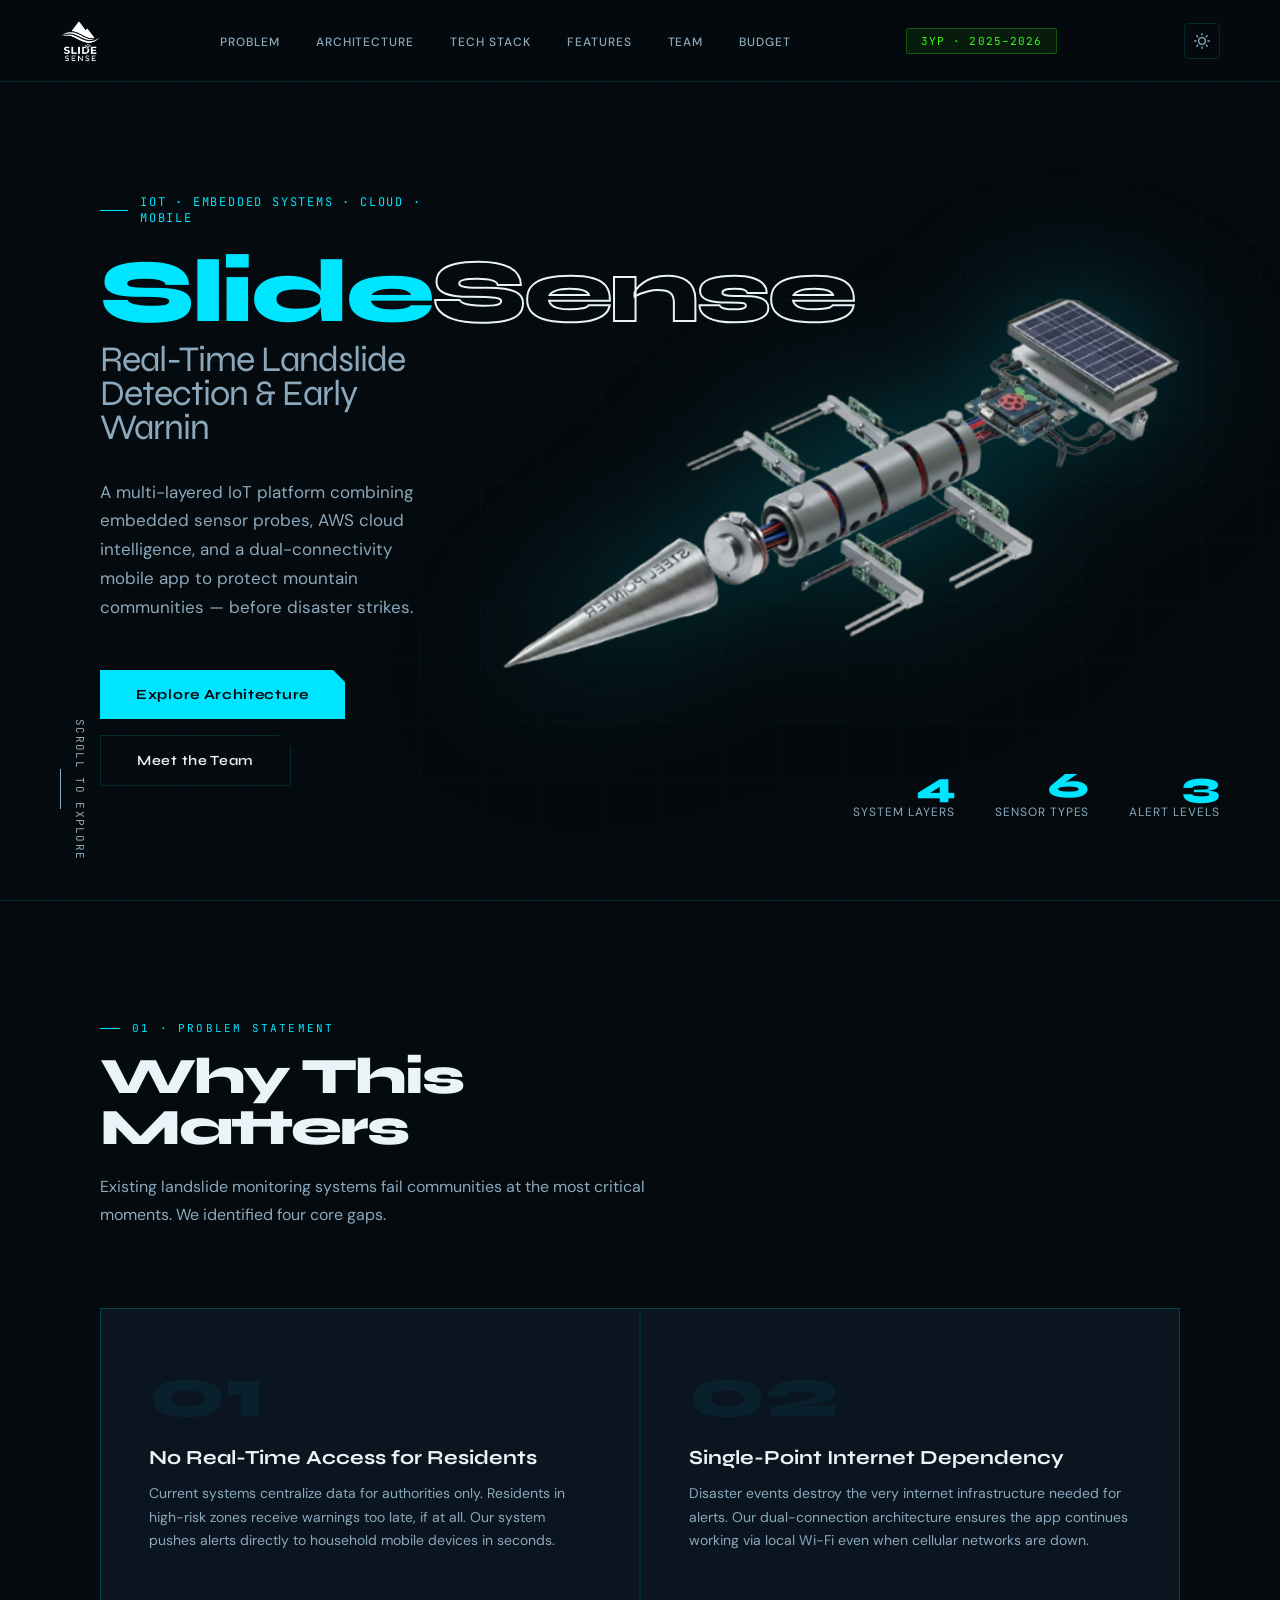
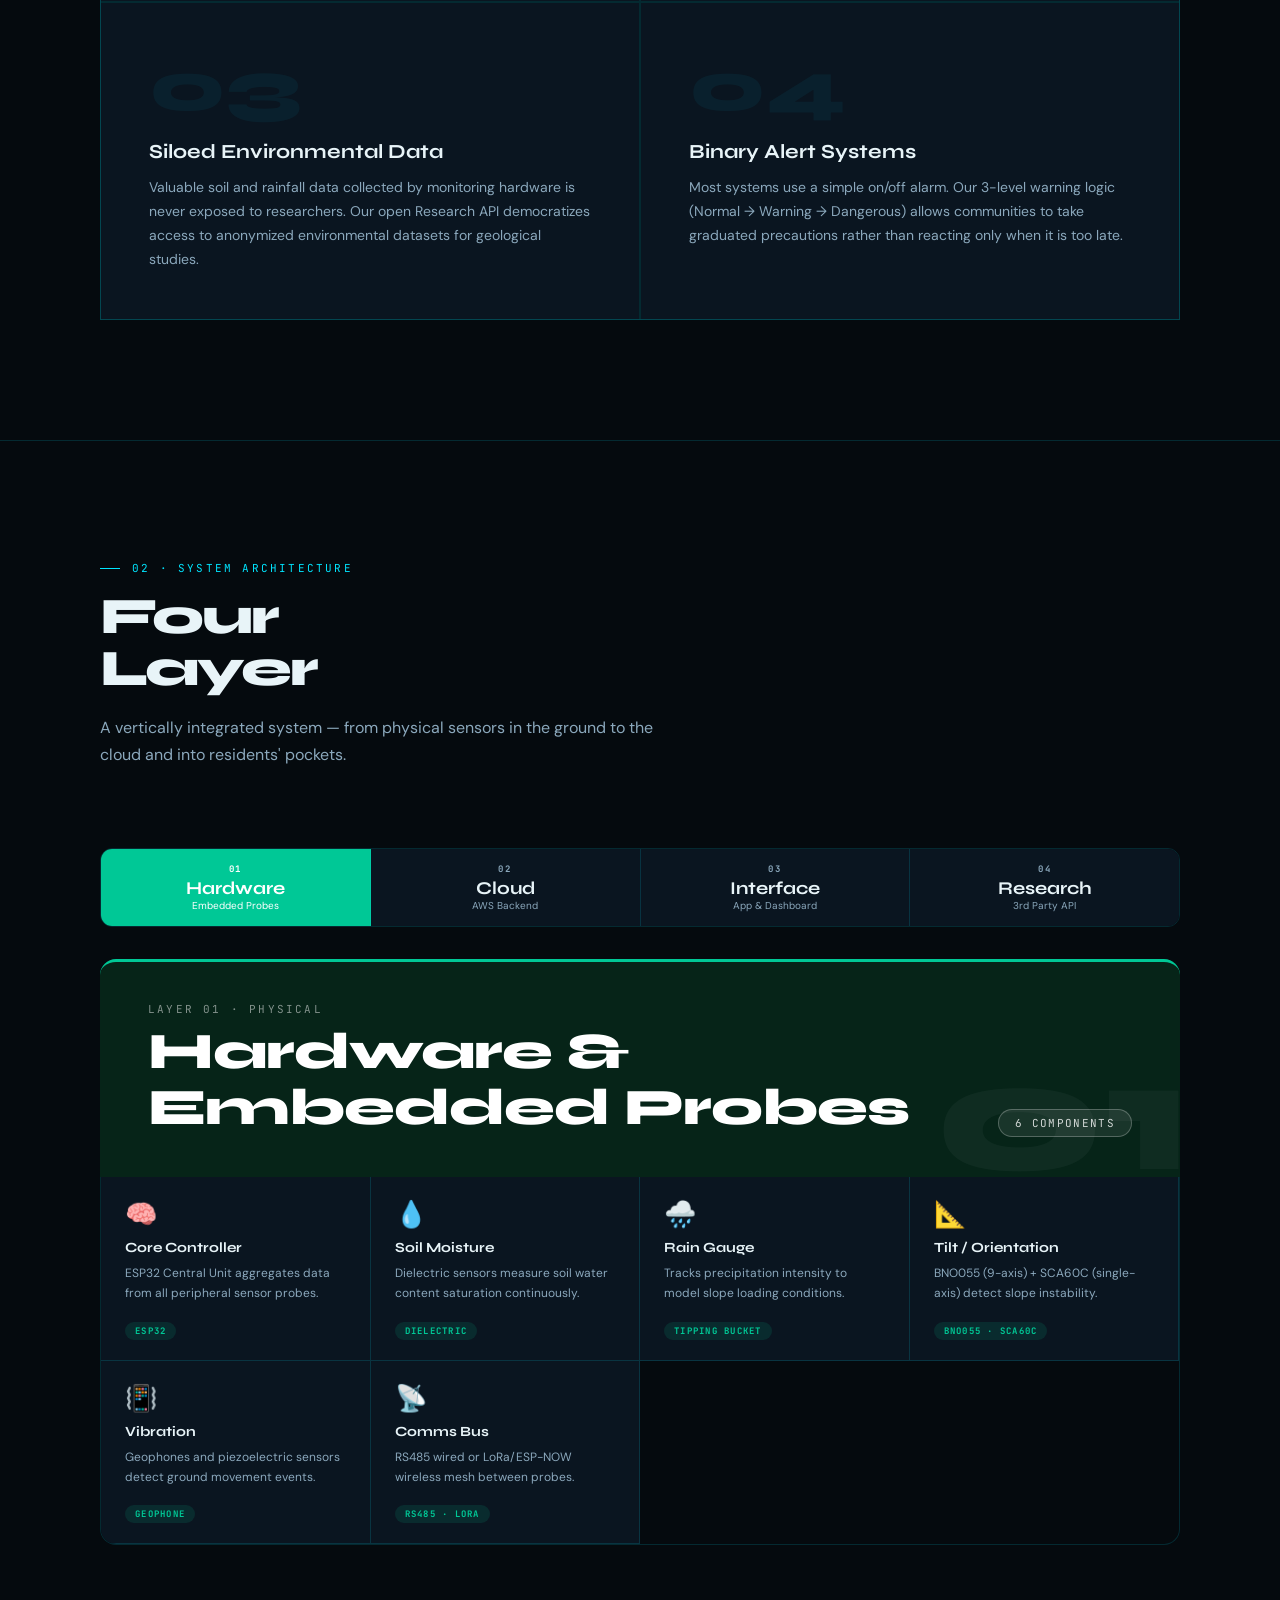
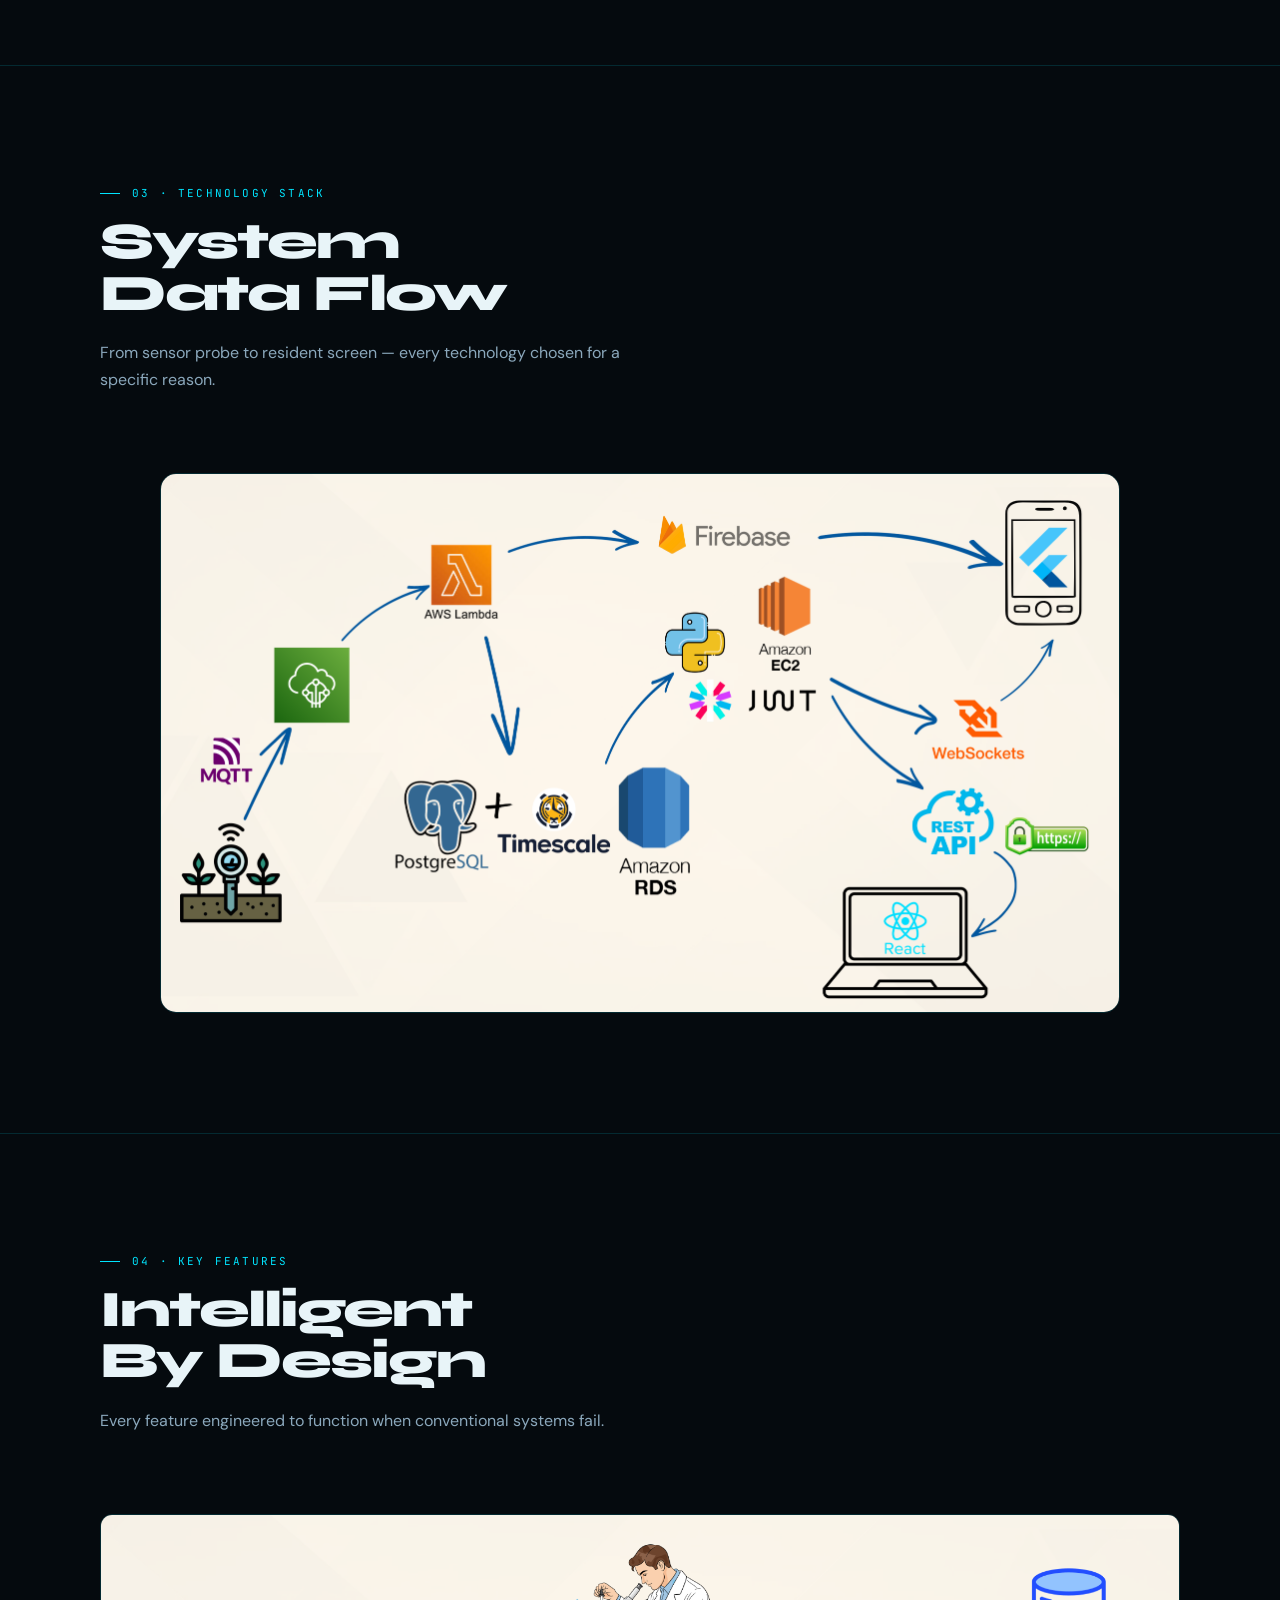
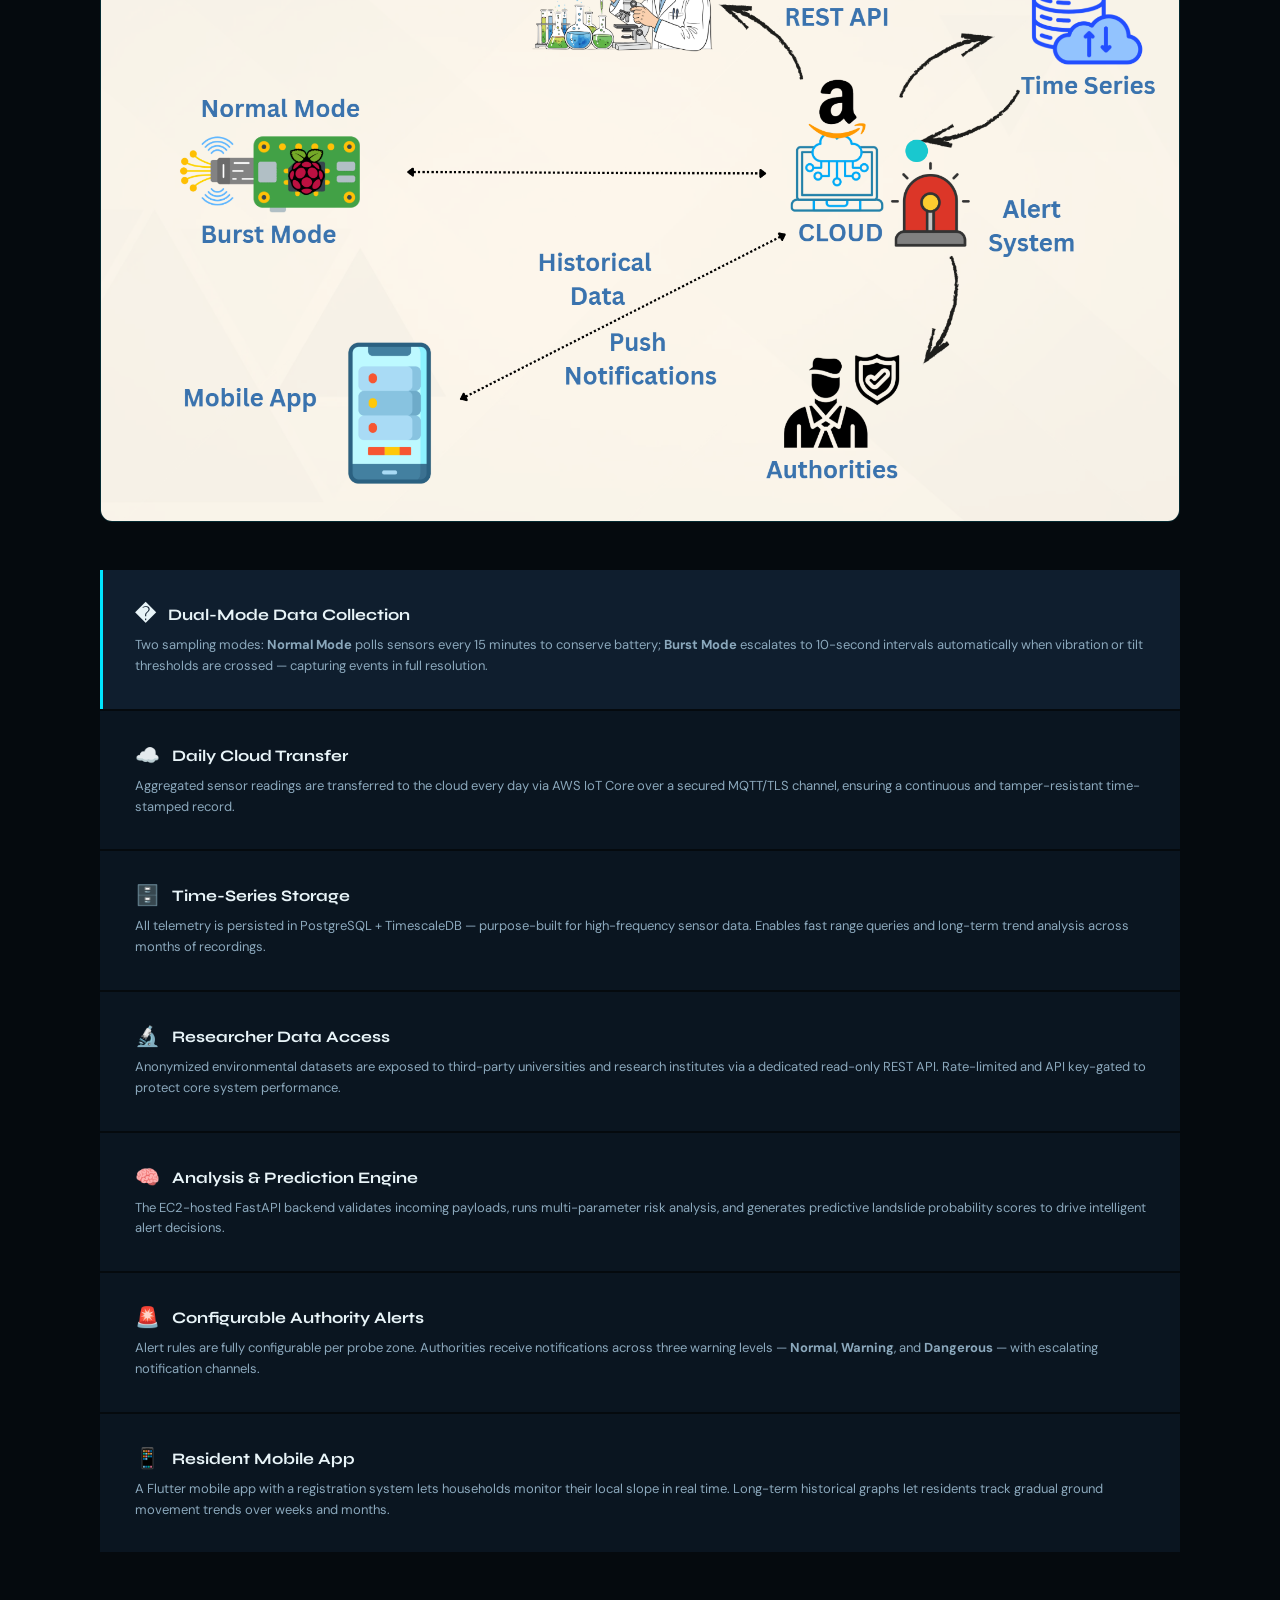
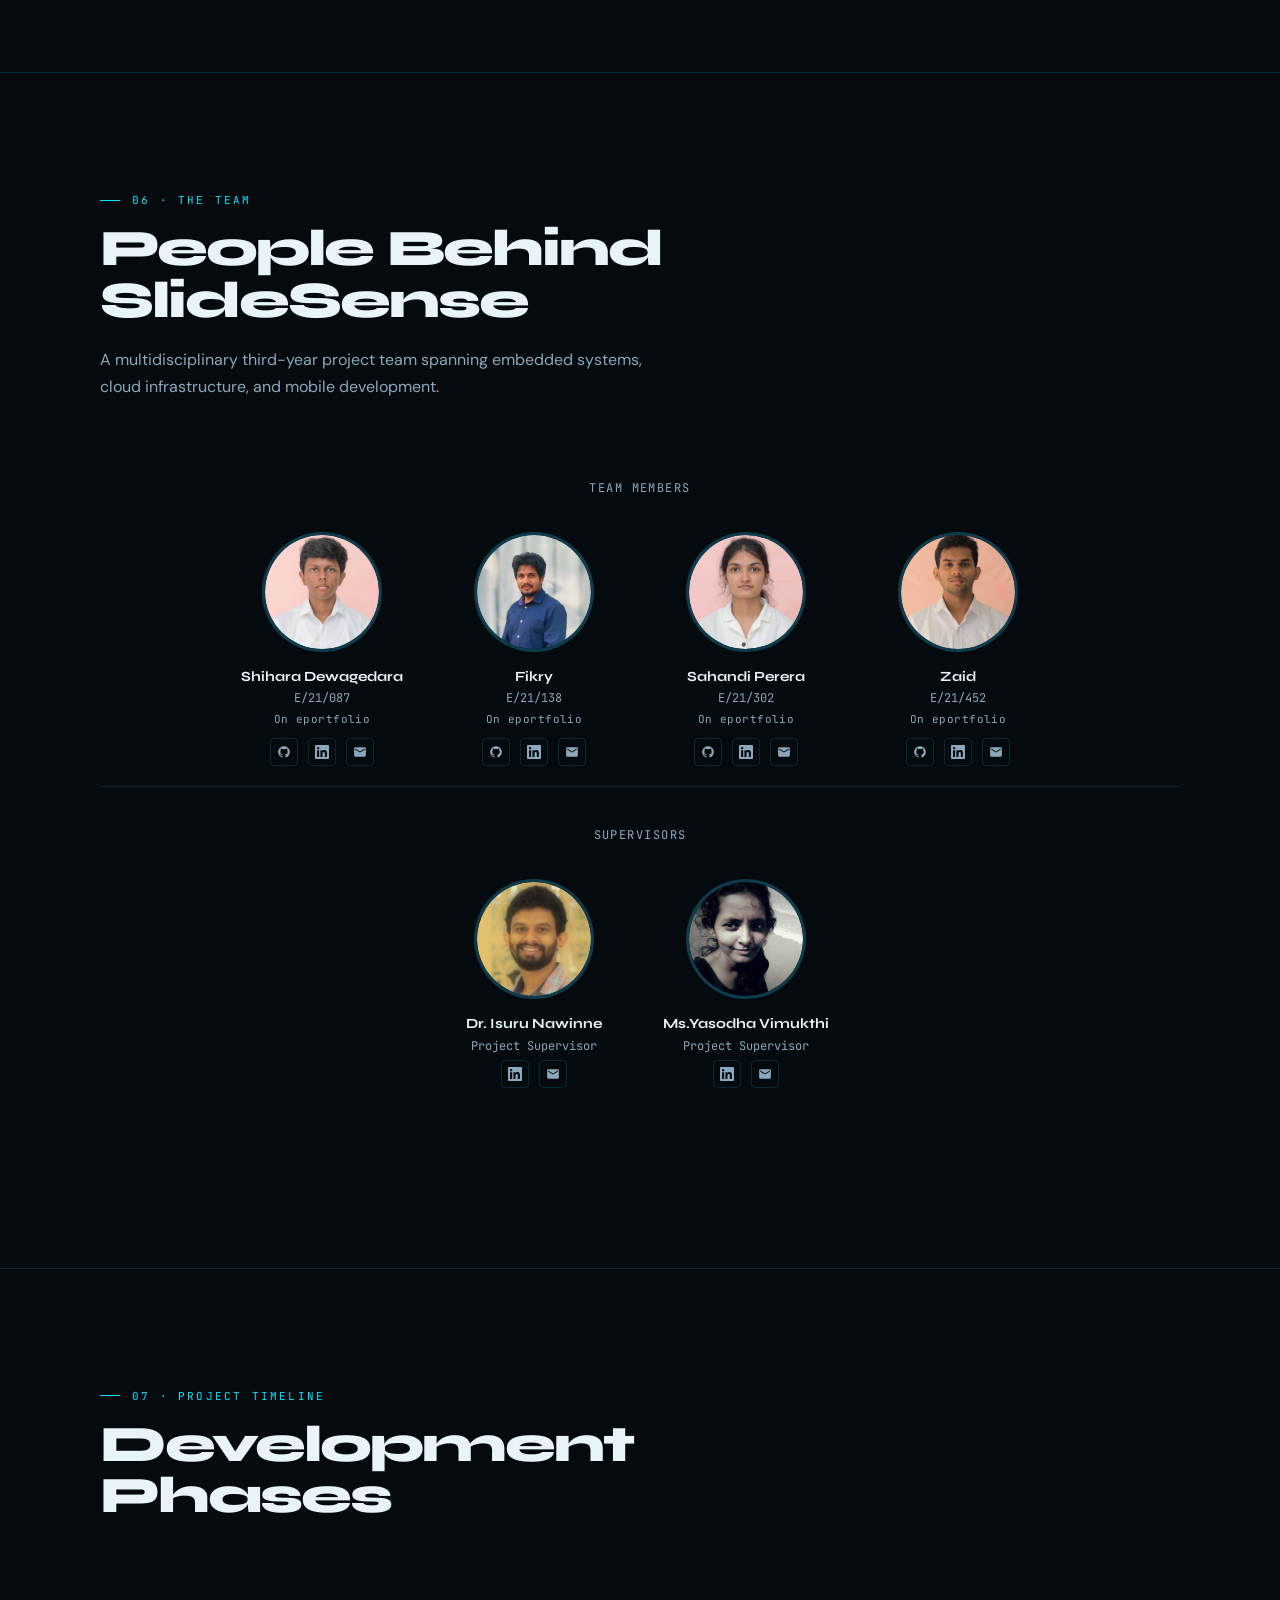
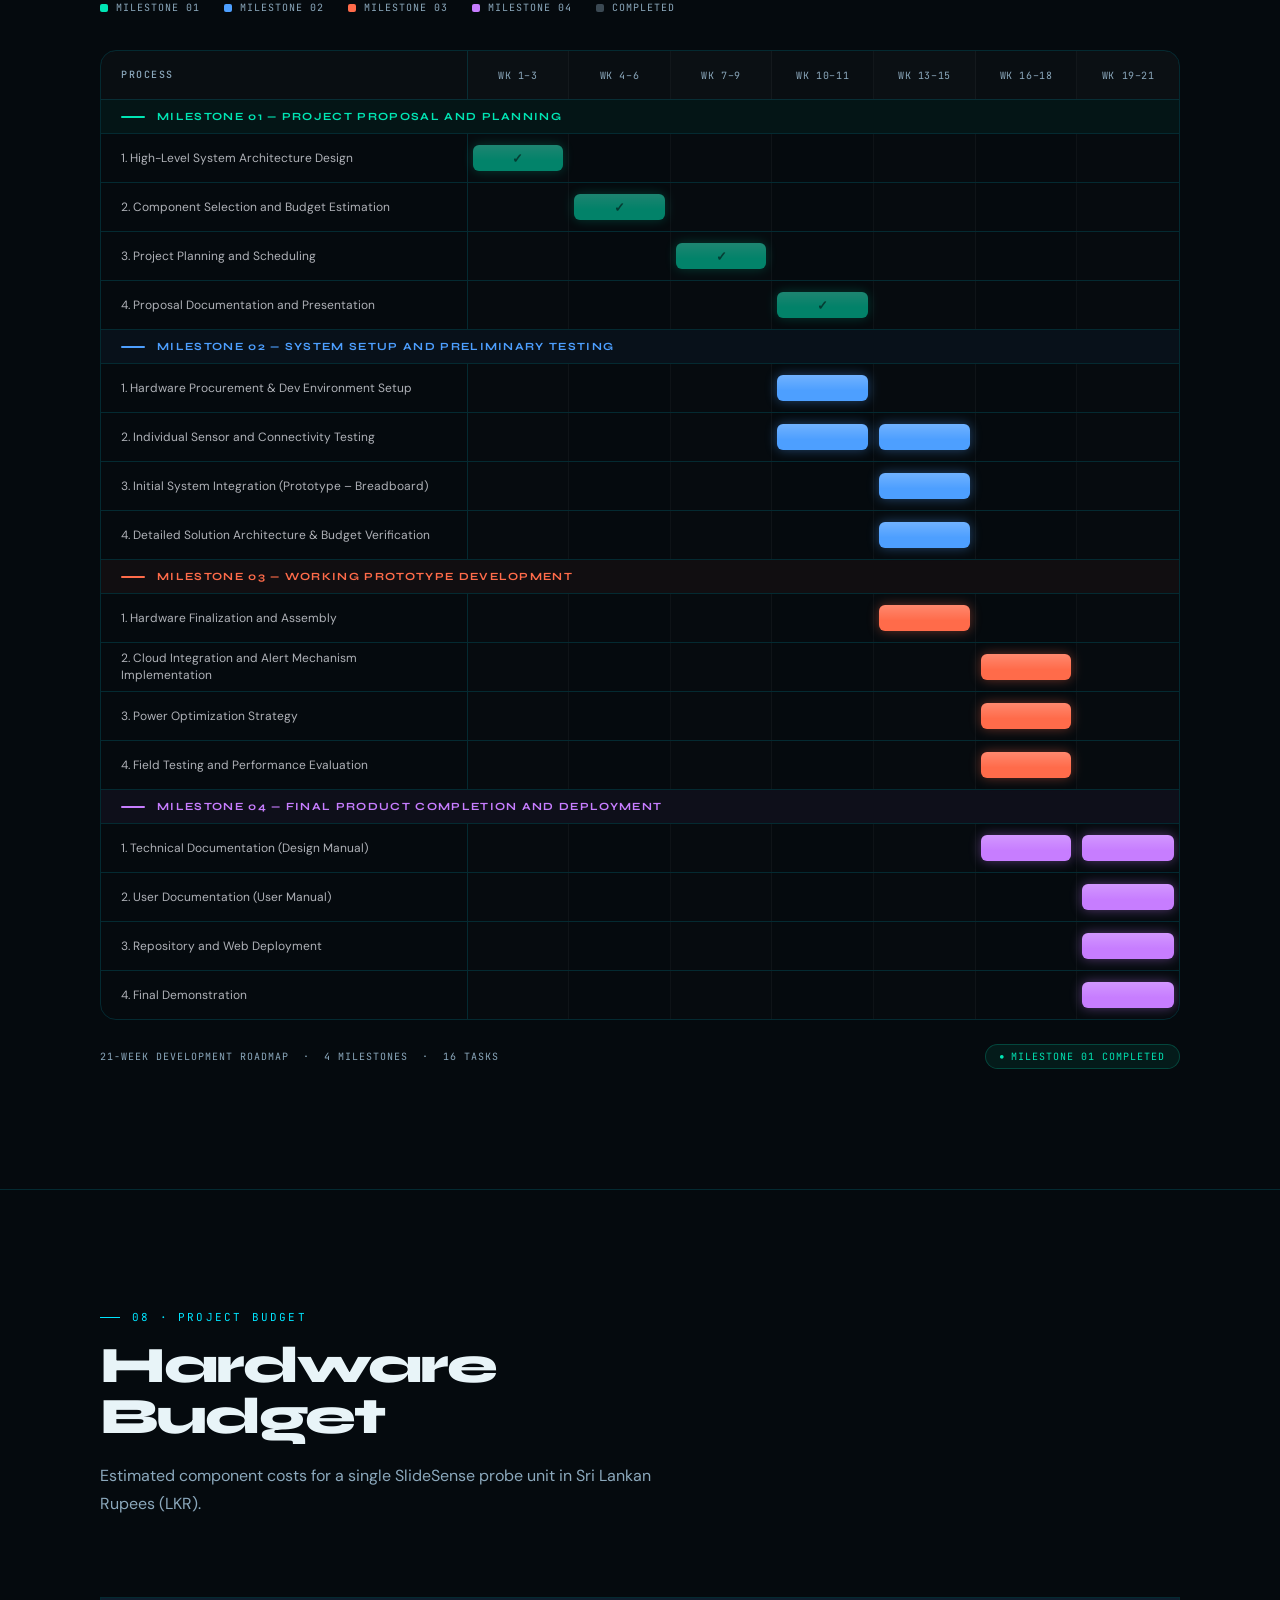
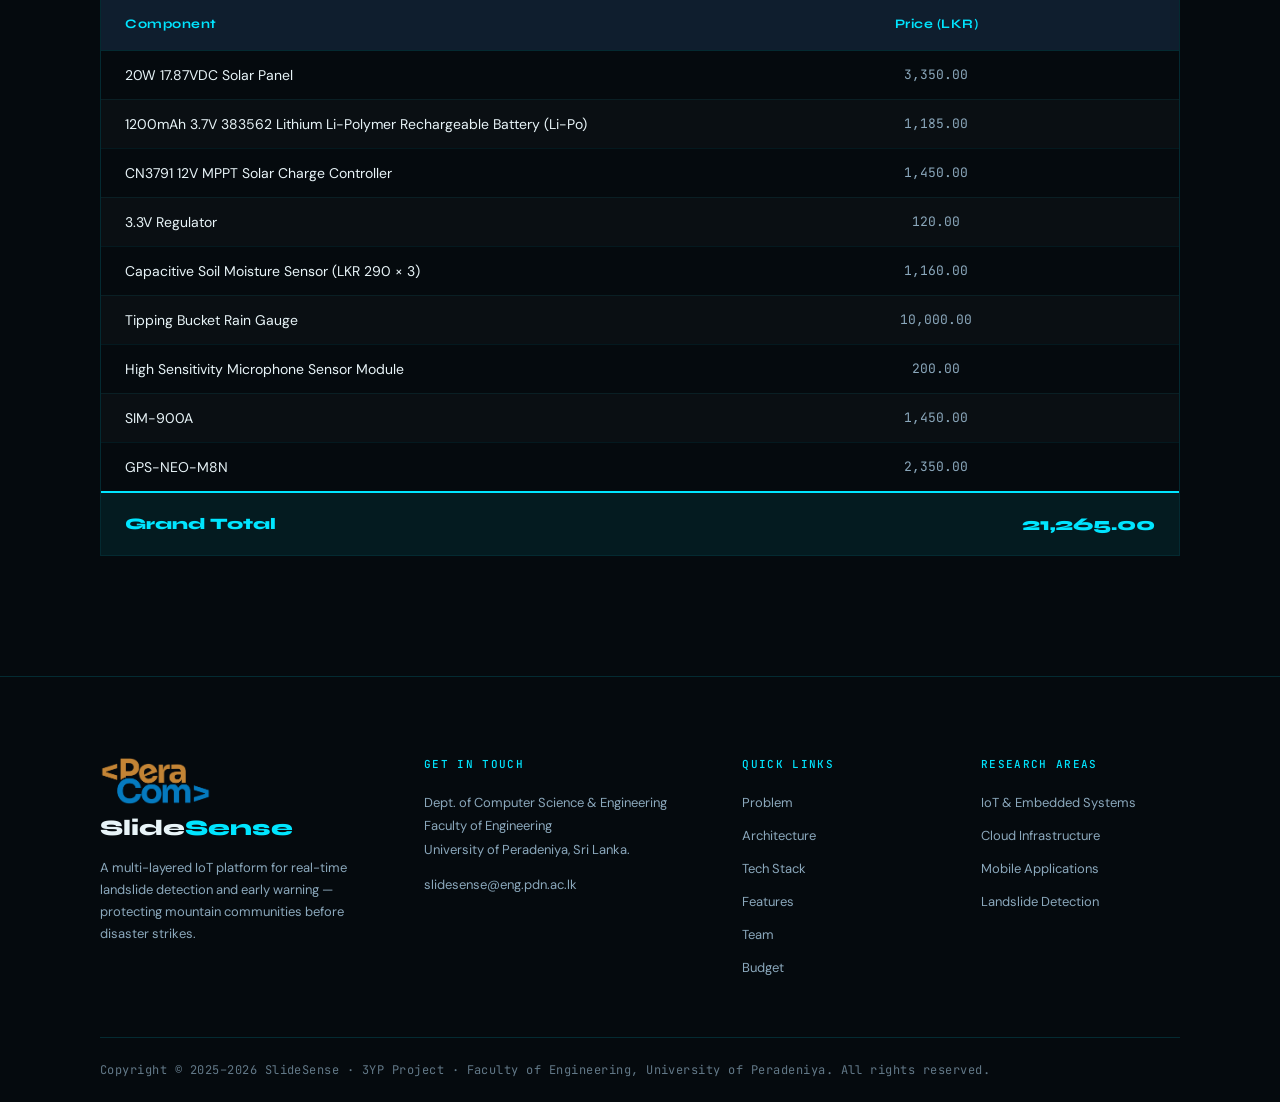
<file: docs/index.html>
<!DOCTYPE html>
<html lang="en">
<head>
    <meta charset="UTF-8">
    <meta name="viewport" content="width=device-width, initial-scale=1.0">
    <title>SlideSense — IoT Landslide Detection & Early Warning System</title>
    <!-- Google Fonts -->
    <link href="https://fonts.googleapis.com/css2?family=Syne:wght@400;700;800&family=DM+Sans:wght@300;400;500&family=JetBrains+Mono:wght@400;500&display=swap" rel="stylesheet">
    <!-- Link to External CSS -->
    <link rel="stylesheet" href="style.css">
</head>

<body>
    <div class="gbg"></div>
    <nav>
        <a href="#" class="nl"><img src="images/logo.png" alt="SlideSense" class="nav-logo"></a>
        <ul class="nls">
            <li><a href="#problem">Problem</a></li>
            <li><a href="#architecture">Architecture</a></li>
            <li><a href="#techstack">Tech Stack</a></li>
            <li><a href="#features">Features</a></li>
            <li><a href="#team">Team</a></li>
            <li><a href="#budget">Budget</a></li>
        </ul>
        <div class="nb">3YP · 2025–2026</div>
        <button class="theme-toggle" id="theme-toggle" aria-label="Toggle dark/light mode" title="Toggle dark/light mode">
            <!-- Sun icon (shown in dark mode → click to go light) -->
            <svg class="icon-sun" xmlns="http://www.w3.org/2000/svg" width="16" height="16" viewBox="0 0 24 24" fill="none" stroke="currentColor" stroke-width="2" stroke-linecap="round" stroke-linejoin="round"><circle cx="12" cy="12" r="5"/><line x1="12" y1="1" x2="12" y2="3"/><line x1="12" y1="21" x2="12" y2="23"/><line x1="4.22" y1="4.22" x2="5.64" y2="5.64"/><line x1="18.36" y1="18.36" x2="19.78" y2="19.78"/><line x1="1" y1="12" x2="3" y2="12"/><line x1="21" y1="12" x2="23" y2="12"/><line x1="4.22" y1="19.78" x2="5.64" y2="18.36"/><line x1="18.36" y1="5.64" x2="19.78" y2="4.22"/></svg>
            <!-- Moon icon (shown in light mode → click to go dark) -->
            <svg class="icon-moon" xmlns="http://www.w3.org/2000/svg" width="16" height="16" viewBox="0 0 24 24" fill="none" stroke="currentColor" stroke-width="2" stroke-linecap="round" stroke-linejoin="round"><path d="M21 12.79A9 9 0 1 1 11.21 3 7 7 0 0 0 21 12.79z"/></svg>
        </button>
        <button class="nav-hamburger" id="nav-hamburger" aria-label="Open navigation menu" aria-expanded="false">
            <span></span>
            <span></span>
            <span></span>
        </button>
    </nav>

    <section id="hero">
        <div class="con hero-inner">
            <div class="hleft">
                <div class="ht">IoT · Embedded Systems · Cloud · Mobile</div>
                <h1><span class="g">Slide</span><span class="s">Sense</span><span class="sub typewriter-text" data-text="Real-Time Landslide Detection &amp; Early Warning System"></span></h1>
                <p class="hd">A multi-layered IoT platform combining embedded sensor probes, AWS cloud intelligence, and a dual-connectivity mobile app to protect mountain communities — before disaster strikes.</p>
                <div class="hb">
                    <a href="#architecture" class="bp">Explore Architecture</a>
                    <a href="#team" class="bs">Meet the Team</a>
                </div>
            </div>
            <div class="hright">
                <img src="./images/Probe.png" alt="SlideSense Probe" class="probe-img">
            </div>
        </div>
        <div class="hs">
            <div class="st"><div class="sn">4</div><div class="sl">System Layers</div></div>
            <div class="st"><div class="sn">6</div><div class="sl">Sensor Types</div></div>
            <div class="st"><div class="sn">3</div><div class="sl">Alert Levels</div></div>
        </div>
        <div class="sh"><div class="sln"></div>SCROLL TO EXPLORE</div>
    </section>

    <section id="problem">
        <div class="con">
            <div class="shd rev">
                <div class="stg">01 · Problem Statement</div>
                <h2>Why This<br>Matters</h2>
                <p class="sd">Existing landslide monitoring systems fail communities at the most critical moments. We identified four core gaps.</p>
            </div>
            <div class="pg rev">
                <div class="pc"><div class="pn">01</div><div class="pt">No Real-Time Access for Residents</div><p class="px">Current systems centralize data for authorities only. Residents in high-risk zones receive warnings too late, if at all. Our system pushes alerts directly to household mobile devices in seconds.</p></div>
                <div class="pc"><div class="pn">02</div><div class="pt">Single-Point Internet Dependency</div><p class="px">Disaster events destroy the very internet infrastructure needed for alerts. Our dual-connection architecture ensures the app continues working via local Wi-Fi even when cellular networks are down.</p></div>
                <div class="pc"><div class="pn">03</div><div class="pt">Siloed Environmental Data</div><p class="px">Valuable soil and rainfall data collected by monitoring hardware is never exposed to researchers. Our open Research API democratizes access to anonymized environmental datasets for geological studies.</p></div>
                <div class="pc"><div class="pn">04</div><div class="pt">Binary Alert Systems</div><p class="px">Most systems use a simple on/off alarm. Our 3-level warning logic (Normal → Warning → Dangerous) allows communities to take graduated precautions rather than reacting only when it is too late.</p></div>
            </div>
        </div>
    </section>


    <!-- Architecture Section -->
    <section id="architecture">
        <div class="con">

            <!-- Header -->
            <div class="shd rev">
                <div class="stg">02 · System Architecture</div>
                <h2>Four<br>Layer</h2>
                <p class="sd">A vertically integrated system — from physical sensors in the ground to the cloud and into residents' pockets.</p>
            </div>

            <!-- Tabs -->
            <div class="arc-tabs rev">
                <div class="arc-tab arc-t1 active" onclick="arcSwitchTab(0)">
                    <div class="arc-tab-num">01</div>
                    <div class="arc-tab-name">Hardware</div>
                    <div class="arc-tab-sub">Embedded Probes</div>
                </div>
                <div class="arc-tab arc-t2" onclick="arcSwitchTab(1)">
                    <div class="arc-tab-num">02</div>
                    <div class="arc-tab-name">Cloud</div>
                    <div class="arc-tab-sub">AWS Backend</div>
                </div>
                <div class="arc-tab arc-t3" onclick="arcSwitchTab(2)">
                    <div class="arc-tab-num">03</div>
                    <div class="arc-tab-name">Interface</div>
                    <div class="arc-tab-sub">App &amp; Dashboard</div>
                </div>
                <div class="arc-tab arc-t4" onclick="arcSwitchTab(3)">
                    <div class="arc-tab-num">04</div>
                    <div class="arc-tab-name">Research</div>
                    <div class="arc-tab-sub">3rd Party API</div>
                </div>
            </div>

            <!-- Panels -->
            <div class="arc-panels">

                <!-- Panel 1 — Hardware -->
                <div class="arc-panel arc-p1 active">
                    <div class="arc-panel-hero" data-num="01">
                        <div>
                            <div class="arc-hero-tag">Layer 01 · Physical</div>
                            <div class="arc-hero-title">Hardware &amp;<br>Embedded Probes</div>
                        </div>
                        <div class="arc-hero-badge">6 Components</div>
                    </div>
                    <div class="arc-panel-items">
                        <div class="arc-pitem"><span class="arc-pitem-icon">🧠</span><div class="arc-pitem-title">Core Controller</div><div class="arc-pitem-desc">ESP32 Central Unit aggregates data from all peripheral sensor probes.</div><span class="arc-pitem-tag">ESP32</span></div>
                        <div class="arc-pitem"><span class="arc-pitem-icon">💧</span><div class="arc-pitem-title">Soil Moisture</div><div class="arc-pitem-desc">Dielectric sensors measure soil water content saturation continuously.</div><span class="arc-pitem-tag">Dielectric</span></div>
                        <div class="arc-pitem"><span class="arc-pitem-icon">🌧️</span><div class="arc-pitem-title">Rain Gauge</div><div class="arc-pitem-desc">Tracks precipitation intensity to model slope loading conditions.</div><span class="arc-pitem-tag">Tipping Bucket</span></div>
                        <div class="arc-pitem"><span class="arc-pitem-icon">📐</span><div class="arc-pitem-title">Tilt / Orientation</div><div class="arc-pitem-desc">BNO055 (9-axis) + SCA60C (single-axis) detect slope instability.</div><span class="arc-pitem-tag">BNO055 · SCA60C</span></div>
                        <div class="arc-pitem"><span class="arc-pitem-icon">📳</span><div class="arc-pitem-title">Vibration</div><div class="arc-pitem-desc">Geophones and piezoelectric sensors detect ground movement events.</div><span class="arc-pitem-tag">Geophone</span></div>
                        <div class="arc-pitem"><span class="arc-pitem-icon">📡</span><div class="arc-pitem-title">Comms Bus</div><div class="arc-pitem-desc">RS485 wired or LoRa/ESP-NOW wireless mesh between probes.</div><span class="arc-pitem-tag">RS485 · LoRa</span></div>
                    </div>
                </div>

                <!-- Panel 2 — Cloud -->
                <div class="arc-panel arc-p2">
                    <div class="arc-panel-hero" data-num="02">
                        <div>
                            <div class="arc-hero-tag">Layer 02 · Backend</div>
                            <div class="arc-hero-title">Cloud &amp;<br>AWS Backend</div>
                        </div>
                        <div class="arc-hero-badge">4 Services</div>
                    </div>
                    <div class="arc-panel-items">
                        <div class="arc-pitem"><span class="arc-pitem-icon">☁️</span><div class="arc-pitem-title">AWS IoT Core</div><div class="arc-pitem-desc">Managed MQTT broker with device shadows and certificate-based authentication.</div><span class="arc-pitem-tag">MQTT · TLS</span></div>
                        <div class="arc-pitem"><span class="arc-pitem-icon">🖥️</span><div class="arc-pitem-title">EC2 Backend</div><div class="arc-pitem-desc">FastAPI Python engine validates payloads, runs risk analysis, triggers alerts.</div><span class="arc-pitem-tag">FastAPI · Python</span></div>
                        <div class="arc-pitem"><span class="arc-pitem-icon">📊</span><div class="arc-pitem-title">Time-Series DB</div><div class="arc-pitem-desc">PostgreSQL + TimescaleDB for high-frequency sensor reads and range queries.</div><span class="arc-pitem-tag">TimescaleDB</span></div>
                        <div class="arc-pitem"><span class="arc-pitem-icon">🗄️</span><div class="arc-pitem-title">Relational DB</div><div class="arc-pitem-desc">AWS RDS stores user profiles, probe configurations, and alert history.</div><span class="arc-pitem-tag">AWS RDS</span></div>
                    </div>
                </div>

                <!-- Panel 3 — Interface -->
                <div class="arc-panel arc-p3">
                    <div class="arc-panel-hero" data-num="03">
                        <div>
                            <div class="arc-hero-tag">Layer 03 · Frontend</div>
                            <div class="arc-hero-title">Interface &amp;<br>Applications</div>
                        </div>
                        <div class="arc-hero-badge">3 Surfaces</div>
                    </div>
                    <div class="arc-panel-items">
                        <div class="arc-pitem"><span class="arc-pitem-icon">📱</span><div class="arc-pitem-title">Mobile App</div><div class="arc-pitem-desc">Flutter dual-mode: local Wi-Fi (direct probe) ↔ cellular cloud, auto-switching.</div><span class="arc-pitem-tag">Flutter · JWT</span></div>
                        <div class="arc-pitem"><span class="arc-pitem-icon">🔐</span><div class="arc-pitem-title">Digital Key System</div><div class="arc-pitem-desc">Max 2 authorized household devices connect locally to prevent overcrowding.</div><span class="arc-pitem-tag">JWT · Device Auth</span></div>
                        <div class="arc-pitem"><span class="arc-pitem-icon">🖥️</span><div class="arc-pitem-title">Admin Dashboard</div><div class="arc-pitem-desc">React web console for authorities to monitor probes, visualize trends, set thresholds.</div><span class="arc-pitem-tag">React · Chart.js</span></div>
                    </div>
                </div>

                <!-- Panel 4 — Research -->
                <div class="arc-panel arc-p4">
                    <div class="arc-panel-hero" data-num="04">
                        <div>
                            <div class="arc-hero-tag">Layer 04 · Open Data</div>
                            <div class="arc-hero-title">Research &amp;<br>3rd Party API</div>
                        </div>
                        <div class="arc-hero-badge">3 Endpoints</div>
                    </div>
                    <div class="arc-panel-items">
                        <div class="arc-pitem"><span class="arc-pitem-icon">🔬</span><div class="arc-pitem-title">Public Research API</div><div class="arc-pitem-desc">REST endpoints exposing anonymized environmental data to universities and institutes.</div><span class="arc-pitem-tag">REST · Read-Only</span></div>
                        <div class="arc-pitem"><span class="arc-pitem-icon">⚡</span><div class="arc-pitem-title">Rate Limiting</div><div class="arc-pitem-desc">API key-gated access protects core infrastructure from research load spikes.</div><span class="arc-pitem-tag">API Keys</span></div>
                        <div class="arc-pitem"><span class="arc-pitem-icon">📈</span><div class="arc-pitem-title">Historical Datasets</div><div class="arc-pitem-desc">Returns rainfall patterns, moisture retention trends spanning months of recordings.</div><span class="arc-pitem-tag">Time-Series JSON</span></div>
                    </div>
                </div>

            </div><!-- /.arc-panels -->
        </div>
    </section>


    <!-- TechStack Section -->
    <section id="techstack">
        <div class="con">
            <div class="shd rev">
                <div class="stg">03 · Technology Stack</div>
                <h2>System<br>Data Flow</h2>
                <p class="sd">From sensor probe to resident screen — every technology chosen for a specific reason.</p>
            </div>

            <div class="tsf-img rev">
                <img
                    src="./images/TechStack.png"
                    alt="SlideSense Technology Stack — Data Flow Diagram"
                    class="tsf-diagram"
                >
            </div>

        </div>
    </section>



    <!-- Features Section -->
    <section id="features">
        <div class="con">
            <div class="shd rev">
                <div class="stg">04 · Key Features</div>
                <h2>Intelligent<br>By Design</h2>
                <p class="sd">Every feature engineered to function when conventional systems fail.</p>
            </div>
            <div class="fl2">
                <div class="fv rev">
                    <img
                        src="./images/dataflow.png"
                        alt="SlideSense System Data Flow"
                        class="feature-flow-img"
                    >
                </div>
                <div class="flist rev">
                    <div class="fi act"><div class="fit"><span class="fic">�</span> Dual-Mode Data Collection</div><p class="fd">Two sampling modes: <strong>Normal Mode</strong> polls sensors every 15 minutes to conserve battery; <strong>Burst Mode</strong> escalates to 10-second intervals automatically when vibration or tilt thresholds are crossed — capturing events in full resolution.</p></div>
                    <div class="fi"><div class="fit"><span class="fic">☁️</span> Daily Cloud Transfer</div><p class="fd">Aggregated sensor readings are transferred to the cloud every day via AWS IoT Core over a secured MQTT/TLS channel, ensuring a continuous and tamper-resistant time-stamped record.</p></div>
                    <div class="fi"><div class="fit"><span class="fic">🗄️</span> Time-Series Storage</div><p class="fd">All telemetry is persisted in PostgreSQL + TimescaleDB — purpose-built for high-frequency sensor data. Enables fast range queries and long-term trend analysis across months of recordings.</p></div>
                    <div class="fi"><div class="fit"><span class="fic">🔬</span> Researcher Data Access</div><p class="fd">Anonymized environmental datasets are exposed to third-party universities and research institutes via a dedicated read-only REST API. Rate-limited and API key-gated to protect core system performance.</p></div>
                    <div class="fi"><div class="fit"><span class="fic">🧠</span> Analysis &amp; Prediction Engine</div><p class="fd">The EC2-hosted FastAPI backend validates incoming payloads, runs multi-parameter risk analysis, and generates predictive landslide probability scores to drive intelligent alert decisions.</p></div>
                    <div class="fi"><div class="fit"><span class="fic">🚨</span> Configurable Authority Alerts</div><p class="fd">Alert rules are fully configurable per probe zone. Authorities receive notifications across three warning levels — <strong>Normal</strong>, <strong>Warning</strong>, and <strong>Dangerous</strong> — with escalating notification channels.</p></div>
                    <div class="fi"><div class="fit"><span class="fic">📱</span> Resident Mobile App</div><p class="fd">A Flutter mobile app with a registration system lets households monitor their local slope in real time. Long-term historical graphs let residents track gradual ground movement trends over weeks and months.</p></div>
                </div>
            </div>
        </div>
    </section>


    <!-- Team and Supervisor Section -->
    <section id="team">
        <div class="con">
            <div class="shd rev">
                <div class="stg">06 · The Team</div>
                <h2>People Behind<br>SlideSense</h2>
                <p class="sd">A multidisciplinary third-year project team spanning embedded systems, cloud infrastructure, and mobile development.</p>
            </div>

            <!-- Team Members -->
            <div class="tm-group rev">
                <div class="tm-group-label">Team Members</div>
                <div class="tm-row">

                    <div class="tm-card">
                        <div class="tm-avatar-wrap">
                            <img src="./images/e21087.jpg" alt="D.M.E.S.Dewagedara" class="tm-avatar-img" onerror="this.style.display='none';this.nextSibling.style.display='flex'">
                        </div>
                        <div class="tm-name">Shihara Dewagedara</div>
                        <div class="tm-id">E/21/087</div>
                        <a href="#" class="tm-port">On eportfolio</a>
                        <div class="tm-links">
                            <a href="https://github.com/Shihara1020" class="tm-ico" title="GitHub"><svg viewBox="0 0 24 24" fill="currentColor"><path d="M12 2C6.477 2 2 6.477 2 12c0 4.418 2.865 8.166 6.839 9.489.5.092.682-.217.682-.482 0-.237-.009-.866-.013-1.7-2.782.603-3.369-1.342-3.369-1.342-.454-1.155-1.11-1.462-1.11-1.462-.908-.62.069-.608.069-.608 1.003.07 1.531 1.03 1.531 1.03.892 1.529 2.341 1.087 2.91.832.092-.647.35-1.088.636-1.338-2.22-.253-4.555-1.11-4.555-4.943 0-1.091.39-1.984 1.029-2.683-.103-.253-.446-1.27.098-2.647 0 0 .84-.269 2.75 1.025A9.578 9.578 0 0112 6.836a9.59 9.59 0 012.504.337c1.909-1.294 2.747-1.025 2.747-1.025.546 1.377.202 2.394.1 2.647.64.699 1.028 1.592 1.028 2.683 0 3.842-2.339 4.687-4.566 4.935.359.309.678.919.678 1.852 0 1.336-.012 2.415-.012 2.743 0 .267.18.578.688.48C19.138 20.163 22 16.418 22 12c0-5.523-4.477-10-10-10z"/></svg></a>
                            <a href="https://www.linkedin.com/in/shihara-dewagedara-23109a275/" class="tm-ico" title="LinkedIn"><svg viewBox="0 0 24 24" fill="currentColor"><path d="M20.447 20.452h-3.554v-5.569c0-1.328-.027-3.037-1.852-3.037-1.853 0-2.136 1.445-2.136 2.939v5.667H9.351V9h3.414v1.561h.046c.477-.9 1.637-1.85 3.37-1.85 3.601 0 4.267 2.37 4.267 5.455v6.286zM5.337 7.433a2.062 2.062 0 01-2.063-2.065 2.064 2.064 0 112.063 2.065zm1.782 13.019H3.555V9h3.564v11.452zM22.225 0H1.771C.792 0 0 .774 0 1.729v20.542C0 23.227.792 24 1.771 24h20.451C23.2 24 24 23.227 24 22.271V1.729C24 .774 23.2 0 22.222 0h.003z"/></svg></a>
                            <a href="mailto:e21087@eng.pdn.ac.lk" class="tm-ico" title="Email"><svg viewBox="0 0 24 24" fill="currentColor"><path d="M20 4H4c-1.1 0-2 .9-2 2v12c0 1.1.9 2 2 2h16c1.1 0 2-.9 2-2V6c0-1.1-.9-2-2-2zm0 4l-8 5-8-5V6l8 5 8-5v2z"/></svg></a>
                        </div>
                    </div>

                    <div class="tm-card">
                        <div class="tm-avatar-wrap">
                            <img src="./images/e21138.jpg" alt="Fikry" class="tm-avatar-img" onerror="this.style.display='none';this.nextSibling.style.display='flex'">
                        </div>
                        <div class="tm-name">Fikry</div>
                        <div class="tm-id">E/21/138</div>
                        <a href="#" class="tm-port">On eportfolio</a>
                        <div class="tm-links">
                            <a href="https://github.com/fikrynuhuman183" class="tm-ico" title="GitHub"><svg viewBox="0 0 24 24" fill="currentColor"><path d="M12 2C6.477 2 2 6.477 2 12c0 4.418 2.865 8.166 6.839 9.489.5.092.682-.217.682-.482 0-.237-.009-.866-.013-1.7-2.782.603-3.369-1.342-3.369-1.342-.454-1.155-1.11-1.462-1.11-1.462-.908-.62.069-.608.069-.608 1.003.07 1.531 1.03 1.531 1.03.892 1.529 2.341 1.087 2.91.832.092-.647.35-1.088.636-1.338-2.22-.253-4.555-1.11-4.555-4.943 0-1.091.39-1.984 1.029-2.683-.103-.253-.446-1.27.098-2.647 0 0 .84-.269 2.75 1.025A9.578 9.578 0 0112 6.836a9.59 9.59 0 012.504.337c1.909-1.294 2.747-1.025 2.747-1.025.546 1.377.202 2.394.1 2.647.64.699 1.028 1.592 1.028 2.683 0 3.842-2.339 4.687-4.566 4.935.359.309.678.919.678 1.852 0 1.336-.012 2.415-.012 2.743 0 .267.18.578.688.48C19.138 20.163 22 16.418 22 12c0-5.523-4.477-10-10-10z"/></svg></a>
                            <a href="https://www.linkedin.com/in/fikry-nuhuman/" class="tm-ico" title="LinkedIn"><svg viewBox="0 0 24 24" fill="currentColor"><path d="M20.447 20.452h-3.554v-5.569c0-1.328-.027-3.037-1.852-3.037-1.853 0-2.136 1.445-2.136 2.939v5.667H9.351V9h3.414v1.561h.046c.477-.9 1.637-1.85 3.37-1.85 3.601 0 4.267 2.37 4.267 5.455v6.286zM5.337 7.433a2.062 2.062 0 01-2.063-2.065 2.064 2.064 0 112.063 2.065zm1.782 13.019H3.555V9h3.564v11.452zM22.225 0H1.771C.792 0 0 .774 0 1.729v20.542C0 23.227.792 24 1.771 24h20.451C23.2 24 24 23.227 24 22.271V1.729C24 .774 23.2 0 22.222 0h.003z"/></svg></a>
                            <a href="mailto:e21138@eng.pdn.ac.lk" class="tm-ico" title="Email"><svg viewBox="0 0 24 24" fill="currentColor"><path d="M20 4H4c-1.1 0-2 .9-2 2v12c0 1.1.9 2 2 2h16c1.1 0 2-.9 2-2V6c0-1.1-.9-2-2-2zm0 4l-8 5-8-5V6l8 5 8-5v2z"/></svg></a>
                        </div>
                    </div>

                    <div class="tm-card">
                        <div class="tm-avatar-wrap">
                            <img src="./images/e21302.jpg" alt="W.S.S. Perera" class="tm-avatar-img" onerror="this.style.display='none';this.nextSibling.style.display='flex'">
                        </div>
                        <div class="tm-name">Sahandi Perera</div>
                        <div class="tm-id">E/21/302</div>
                        <a href="#" class="tm-port">On eportfolio</a>
                        <div class="tm-links">
                            <a href="https://github.com/Sahandiperera" class="tm-ico" title="GitHub"><svg viewBox="0 0 24 24" fill="currentColor"><path d="M12 2C6.477 2 2 6.477 2 12c0 4.418 2.865 8.166 6.839 9.489.5.092.682-.217.682-.482 0-.237-.009-.866-.013-1.7-2.782.603-3.369-1.342-3.369-1.342-.454-1.155-1.11-1.462-1.11-1.462-.908-.62.069-.608.069-.608 1.003.07 1.531 1.03 1.531 1.03.892 1.529 2.341 1.087 2.91.832.092-.647.35-1.088.636-1.338-2.22-.253-4.555-1.11-4.555-4.943 0-1.091.39-1.984 1.029-2.683-.103-.253-.446-1.27.098-2.647 0 0 .84-.269 2.75 1.025A9.578 9.578 0 0112 6.836a9.59 9.59 0 012.504.337c1.909-1.294 2.747-1.025 2.747-1.025.546 1.377.202 2.394.1 2.647.64.699 1.028 1.592 1.028 2.683 0 3.842-2.339 4.687-4.566 4.935.359.309.678.919.678 1.852 0 1.336-.012 2.415-.012 2.743 0 .267.18.578.688.48C19.138 20.163 22 16.418 22 12c0-5.523-4.477-10-10-10z"/></svg></a>
                            <a href="https://www.linkedin.com/in/sahandi-perera-73aa39274/" class="tm-ico" title="LinkedIn"><svg viewBox="0 0 24 24" fill="currentColor"><path d="M20.447 20.452h-3.554v-5.569c0-1.328-.027-3.037-1.852-3.037-1.853 0-2.136 1.445-2.136 2.939v5.667H9.351V9h3.414v1.561h.046c.477-.9 1.637-1.85 3.37-1.85 3.601 0 4.267 2.37 4.267 5.455v6.286zM5.337 7.433a2.062 2.062 0 01-2.063-2.065 2.064 2.064 0 112.063 2.065zm1.782 13.019H3.555V9h3.564v11.452zM22.225 0H1.771C.792 0 0 .774 0 1.729v20.542C0 23.227.792 24 1.771 24h20.451C23.2 24 24 23.227 24 22.271V1.729C24 .774 23.2 0 22.222 0h.003z"/></svg></a>
                            <a href="mailto:e21302@eng.pdn.ac.lk" class="tm-ico" title="Email"><svg viewBox="0 0 24 24" fill="currentColor"><path d="M20 4H4c-1.1 0-2 .9-2 2v12c0 1.1.9 2 2 2h16c1.1 0 2-.9 2-2V6c0-1.1-.9-2-2-2zm0 4l-8 5-8-5V6l8 5 8-5v2z"/></svg></a>
                        </div>
                    </div>

                    <div class="tm-card">
                        <div class="tm-avatar-wrap">
                            <img src="./images/e21452.jpg" alt="zaid" class="tm-avatar-img" onerror="this.style.display='none';this.nextSibling.style.display='flex'">    
                        </div>
                        <div class="tm-name">Zaid</div>
                        <div class="tm-id">E/21/452</div>
                        <a href="#" class="tm-port">On eportfolio</a>
                        <div class="tm-links">
                            <a href="https://github.com/e21452" class="tm-ico" title="GitHub"><svg viewBox="0 0 24 24" fill="currentColor"><path d="M12 2C6.477 2 2 6.477 2 12c0 4.418 2.865 8.166 6.839 9.489.5.092.682-.217.682-.482 0-.237-.009-.866-.013-1.7-2.782.603-3.369-1.342-3.369-1.342-.454-1.155-1.11-1.462-1.11-1.462-.908-.62.069-.608.069-.608 1.003.07 1.531 1.03 1.531 1.03.892 1.529 2.341 1.087 2.91.832.092-.647.35-1.088.636-1.338-2.22-.253-4.555-1.11-4.555-4.943 0-1.091.39-1.984 1.029-2.683-.103-.253-.446-1.27.098-2.647 0 0 .84-.269 2.75 1.025A9.578 9.578 0 0112 6.836a9.59 9.59 0 012.504.337c1.909-1.294 2.747-1.025 2.747-1.025.546 1.377.202 2.394.1 2.647.64.699 1.028 1.592 1.028 2.683 0 3.842-2.339 4.687-4.566 4.935.359.309.678.919.678 1.852 0 1.336-.012 2.415-.012 2.743 0 .267.18.578.688.48C19.138 20.163 22 16.418 22 12c0-5.523-4.477-10-10-10z"/></svg></a>
                            <a href="#" class="tm-ico" title="LinkedIn"><svg viewBox="0 0 24 24" fill="currentColor"><path d="M20.447 20.452h-3.554v-5.569c0-1.328-.027-3.037-1.852-3.037-1.853 0-2.136 1.445-2.136 2.939v5.667H9.351V9h3.414v1.561h.046c.477-.9 1.637-1.85 3.37-1.85 3.601 0 4.267 2.37 4.267 5.455v6.286zM5.337 7.433a2.062 2.062 0 01-2.063-2.065 2.064 2.064 0 112.063 2.065zm1.782 13.019H3.555V9h3.564v11.452zM22.225 0H1.771C.792 0 0 .774 0 1.729v20.542C0 23.227.792 24 1.771 24h20.451C23.2 24 24 23.227 24 22.271V1.729C24 .774 23.2 0 22.222 0h.003z"/></svg></a>
                            <a href="mailto:e21452@eng.pdn.ac.lk" class="tm-ico" title="Email"><svg viewBox="0 0 24 24" fill="currentColor"><path d="M20 4H4c-1.1 0-2 .9-2 2v12c0 1.1.9 2 2 2h16c1.1 0 2-.9 2-2V6c0-1.1-.9-2-2-2zm0 4l-8 5-8-5V6l8 5 8-5v2z"/></svg></a>
                        </div>
                    </div>

                </div>


            <!-- Supervisor -->
            <div class="tm-group tm-supervisor-group rev">
                <div class="tm-group-label">Supervisors</div>
                <div class="tm-row tm-row-solo">
                    <div class="tm-card">
                        <div class="tm-avatar-wrap">
                            <img src="./images/isuru-nawinne.png" alt="Dr. Isuru Nawinne" class="tm-avatar-img" onerror="this.style.display='none';this.nextSibling.style.display='flex'">
                        </div>
                        <div class="tm-name">Dr. Isuru Nawinne</div>
                        <div class="tm-id">Project Supervisor</div>
                        <div class="tm-links">
                            <a href="https://www.linkedin.com/in/isuru-nawinne-73302833/" class="tm-ico" title="LinkedIn"><svg viewBox="0 0 24 24" fill="currentColor"><path d="M20.447 20.452h-3.554v-5.569c0-1.328-.027-3.037-1.852-3.037-1.853 0-2.136 1.445-2.136 2.939v5.667H9.351V9h3.414v1.561h.046c.477-.9 1.637-1.85 3.37-1.85 3.601 0 4.267 2.37 4.267 5.455v6.286zM5.337 7.433a2.062 2.062 0 01-2.063-2.065 2.064 2.064 0 112.063 2.065zm1.782 13.019H3.555V9h3.564v11.452zM22.225 0H1.771C.792 0 0 .774 0 1.729v20.542C0 23.227.792 24 1.771 24h20.451C23.2 24 24 23.227 24 22.271V1.729C24 .774 23.2 0 22.222 0h.003z"/></svg></a>
                            <a href="mailto:isurunawinne@eng.pdn.ac.lk" class="tm-ico" title="Email"><svg viewBox="0 0 24 24" fill="currentColor"><path d="M20 4H4c-1.1 0-2 .9-2 2v12c0 1.1.9 2 2 2h16c1.1 0 2-.9 2-2V6c0-1.1-.9-2-2-2zm0 4l-8 5-8-5V6l8 5 8-5v2z"/></svg></a>
                        </div>
                    </div>

                    <div class="tm-card">
                        <div class="tm-avatar-wrap">
                            <img src="./images/yasodha-vimukthi.jpeg" alt="Ms.yasodha" class="tm-avatar-img" onerror="this.style.display='none';this.nextSibling.style.display='flex'">
                        </div>
                        <div class="tm-name">Ms.Yasodha Vimukthi</div>
                        <div class="tm-id">Project Supervisor</div>
                        <div class="tm-links">
                            <a href="https://www.linkedin.com/in/yashodha-vimukthi-586378137/" class="tm-ico" title="LinkedIn"><svg viewBox="0 0 24 24" fill="currentColor"><path d="M20.447 20.452h-3.554v-5.569c0-1.328-.027-3.037-1.852-3.037-1.853 0-2.136 1.445-2.136 2.939v5.667H9.351V9h3.414v1.561h.046c.477-.9 1.637-1.85 3.37-1.85 3.601 0 4.267 2.37 4.267 5.455v6.286zM5.337 7.433a2.062 2.062 0 01-2.063-2.065 2.064 2.064 0 112.063 2.065zm1.782 13.019H3.555V9h3.564v11.452zM22.225 0H1.771C.792 0 0 .774 0 1.729v20.542C0 23.227.792 24 1.771 24h20.451C23.2 24 24 23.227 24 22.271V1.729C24 .774 23.2 0 22.222 0h.003z"/></svg></a>
                            <a href="mailto:yasodhav@eng.pdn.ac.lk" class="tm-ico" title="Email"><svg viewBox="0 0 24 24" fill="currentColor"><path d="M20 4H4c-1.1 0-2 .9-2 2v12c0 1.1.9 2 2 2h16c1.1 0 2-.9 2-2V6c0-1.1-.9-2-2-2zm0 4l-8 5-8-5V6l8 5 8-5v2z"/></svg></a>
                        </div>
                    </div>

                </div>
            </div>

        </div>
    </section>



    <!-- Timeline Section -->
    <section id="timeline">
        <div class="con">
            <div class="shd rev">
                <div class="stg">07 · Project Timeline</div>
                <h2>Development<br>Phases</h2>
            </div>

            <!-- Legend -->
            <div class="g-legend rev">
                <div class="g-legend-item"><span class="g-legend-dot" style="background:var(--gms1)"></span>Milestone 01</div>
                <div class="g-legend-item"><span class="g-legend-dot" style="background:var(--gms2)"></span>Milestone 02</div>
                <div class="g-legend-item"><span class="g-legend-dot" style="background:var(--gms3)"></span>Milestone 03</div>
                <div class="g-legend-item"><span class="g-legend-dot" style="background:var(--gms4)"></span>Milestone 04</div>
                <div class="g-legend-item"><span class="g-legend-dot" style="background:var(--t2);opacity:0.4"></span>Completed</div>
            </div>

            <div class="gantt-wrap rev">

                <!-- Header -->
                <div class="g-row g-head">
                    <div class="gantt-lbl">Process</div>
                    <div class="gantt-col">Wk 1–3</div>
                    <div class="gantt-col">Wk 4–6</div>
                    <div class="gantt-col">Wk 7–9</div>
                    <div class="gantt-col">Wk 10–11</div>
                    <div class="gantt-col">Wk 13–15</div>
                    <div class="gantt-col">Wk 16–18</div>
                    <div class="gantt-col">Wk 19–21</div>
                </div>

                <!-- Milestone 01 -->
                <div class="g-row"><div class="gantt-msrow ms1">Milestone 01 — Project Proposal and Planning</div></div>
                <div class="g-row g-task-row">
                    <div class="gantt-lbl">1. High-Level System Architecture Design</div>
                    <div class="gantt-col" data-tip="Done"><span class="gbar ms1 done"></span></div>
                    <div class="gantt-col"></div><div class="gantt-col"></div><div class="gantt-col"></div><div class="gantt-col"></div><div class="gantt-col"></div><div class="gantt-col"></div>
                </div>
                <div class="g-row g-task-row">
                    <div class="gantt-lbl">2. Component Selection and Budget Estimation</div>
                    <div class="gantt-col"></div>
                    <div class="gantt-col" data-tip="Done"><span class="gbar ms1 done"></span></div>
                    <div class="gantt-col"></div><div class="gantt-col"></div><div class="gantt-col"></div><div class="gantt-col"></div><div class="gantt-col"></div>
                </div>
                <div class="g-row g-task-row">
                    <div class="gantt-lbl">3. Project Planning and Scheduling</div>
                    <div class="gantt-col"></div><div class="gantt-col"></div>
                    <div class="gantt-col" data-tip="Done"><span class="gbar ms1 done"></span></div>
                    <div class="gantt-col"></div><div class="gantt-col"></div><div class="gantt-col"></div><div class="gantt-col"></div>
                </div>
                <div class="g-row g-task-row">
                    <div class="gantt-lbl">4. Proposal Documentation and Presentation</div>
                    <div class="gantt-col"></div><div class="gantt-col"></div><div class="gantt-col"></div>
                    <div class="gantt-col" data-tip="Done"><span class="gbar ms1 done"></span></div>
                    <div class="gantt-col"></div><div class="gantt-col"></div><div class="gantt-col"></div>
                </div>

                <!-- Milestone 02 -->
                <div class="g-row"><div class="gantt-msrow ms2">Milestone 02 — System Setup and Preliminary Testing</div></div>
                <div class="g-row g-task-row">
                    <div class="gantt-lbl">1. Hardware Procurement &amp; Dev Environment Setup</div>
                    <div class="gantt-col"></div><div class="gantt-col"></div><div class="gantt-col"></div>
                    <div class="gantt-col"><span class="gbar ms2"></span></div>
                    <div class="gantt-col"></div><div class="gantt-col"></div><div class="gantt-col"></div>
                </div>
                <div class="g-row g-task-row">
                    <div class="gantt-lbl">2. Individual Sensor and Connectivity Testing</div>
                    <div class="gantt-col"></div><div class="gantt-col"></div><div class="gantt-col"></div>
                    <div class="gantt-col"><span class="gbar ms2"></span></div>
                    <div class="gantt-col"><span class="gbar ms2"></span></div>
                    <div class="gantt-col"></div><div class="gantt-col"></div>
                </div>
                <div class="g-row g-task-row">
                    <div class="gantt-lbl">3. Initial System Integration (Prototype – Breadboard)</div>
                    <div class="gantt-col"></div><div class="gantt-col"></div><div class="gantt-col"></div><div class="gantt-col"></div>
                    <div class="gantt-col"><span class="gbar ms2"></span></div>
                    <div class="gantt-col"></div><div class="gantt-col"></div>
                </div>
                <div class="g-row g-task-row">
                    <div class="gantt-lbl">4. Detailed Solution Architecture &amp; Budget Verification</div>
                    <div class="gantt-col"></div><div class="gantt-col"></div><div class="gantt-col"></div><div class="gantt-col"></div>
                    <div class="gantt-col"><span class="gbar ms2"></span></div>
                    <div class="gantt-col"></div><div class="gantt-col"></div>
                </div>

                <!-- Milestone 03 -->
                <div class="g-row"><div class="gantt-msrow ms3">Milestone 03 — Working Prototype Development</div></div>
                <div class="g-row g-task-row">
                    <div class="gantt-lbl">1. Hardware Finalization and Assembly</div>
                    <div class="gantt-col"></div><div class="gantt-col"></div><div class="gantt-col"></div><div class="gantt-col"></div>
                    <div class="gantt-col"><span class="gbar ms3"></span></div>
                    <div class="gantt-col"></div><div class="gantt-col"></div>
                </div>
                <div class="g-row g-task-row">
                    <div class="gantt-lbl">2. Cloud Integration and Alert Mechanism Implementation</div>
                    <div class="gantt-col"></div><div class="gantt-col"></div><div class="gantt-col"></div><div class="gantt-col"></div><div class="gantt-col"></div>
                    <div class="gantt-col"><span class="gbar ms3"></span></div>
                    <div class="gantt-col"></div>
                </div>
                <div class="g-row g-task-row">
                    <div class="gantt-lbl">3. Power Optimization Strategy</div>
                    <div class="gantt-col"></div><div class="gantt-col"></div><div class="gantt-col"></div><div class="gantt-col"></div><div class="gantt-col"></div>
                    <div class="gantt-col"><span class="gbar ms3"></span></div>
                    <div class="gantt-col"></div>
                </div>
                <div class="g-row g-task-row">
                    <div class="gantt-lbl">4. Field Testing and Performance Evaluation</div>
                    <div class="gantt-col"></div><div class="gantt-col"></div><div class="gantt-col"></div><div class="gantt-col"></div><div class="gantt-col"></div>
                    <div class="gantt-col"><span class="gbar ms3"></span></div>
                    <div class="gantt-col"></div>
                </div>

                <!-- Milestone 04 -->
                <div class="g-row"><div class="gantt-msrow ms4">Milestone 04 — Final Product Completion and Deployment</div></div>
                <div class="g-row g-task-row">
                    <div class="gantt-lbl">1. Technical Documentation (Design Manual)</div>
                    <div class="gantt-col"></div><div class="gantt-col"></div><div class="gantt-col"></div><div class="gantt-col"></div><div class="gantt-col"></div>
                    <div class="gantt-col"><span class="gbar ms4"></span></div>
                    <div class="gantt-col"><span class="gbar ms4"></span></div>
                </div>
                <div class="g-row g-task-row">
                    <div class="gantt-lbl">2. User Documentation (User Manual)</div>
                    <div class="gantt-col"></div><div class="gantt-col"></div><div class="gantt-col"></div><div class="gantt-col"></div><div class="gantt-col"></div><div class="gantt-col"></div>
                    <div class="gantt-col"><span class="gbar ms4"></span></div>
                </div>
                <div class="g-row g-task-row">
                    <div class="gantt-lbl">3. Repository and Web Deployment</div>
                    <div class="gantt-col"></div><div class="gantt-col"></div><div class="gantt-col"></div><div class="gantt-col"></div><div class="gantt-col"></div><div class="gantt-col"></div>
                    <div class="gantt-col"><span class="gbar ms4"></span></div>
                </div>
                <div class="g-row g-task-row">
                    <div class="gantt-lbl">4. Final Demonstration</div>
                    <div class="gantt-col"></div><div class="gantt-col"></div><div class="gantt-col"></div><div class="gantt-col"></div><div class="gantt-col"></div><div class="gantt-col"></div>
                    <div class="gantt-col"><span class="gbar ms4"></span></div>
                </div>

            </div><!-- /.gantt-wrap -->

            <!-- Footer badge -->
            <div class="g-footer rev">
                <span class="g-footer-note">21-week development roadmap &nbsp;·&nbsp; 4 milestones &nbsp;·&nbsp; 16 tasks</span>
                <span class="g-done-badge">Milestone 01 Completed</span>
            </div>

        </div>
    </section>




    <!-- Budget section -->
    <section id="budget">
        <div class="con">
            <div class="shd rev">
                <div class="stg">08 · Project Budget</div>
                <h2>Hardware<br>Budget</h2>
                <p class="sd">Estimated component costs for a single SlideSense probe unit in Sri Lankan Rupees (LKR).</p>
            </div>
            <div class="bgt-wrap rev">
                <table class="bgt">
                    <thead>
                        <tr>
                            <th class="bgt-name">Component</th>
                            <th>Price (LKR)</th>
                        </tr>
                    </thead>
                    <tbody>
                        <tr><td class="bgt-item">20W 17.87VDC Solar Panel</td><td>3,350.00</td></tr>
                        <tr><td class="bgt-item">1200mAh 3.7V 383562 Lithium Li-Polymer Rechargeable Battery (Li-Po)</td><td>1,185.00</td></tr>
                        <tr><td class="bgt-item">CN3791 12V MPPT Solar Charge Controller</td><td>1,450.00</td></tr>
                        <tr><td class="bgt-item">3.3V Regulator</td><td>120.00</td></tr>
                        <tr><td class="bgt-item">Capacitive Soil Moisture Sensor (LKR 290 × 3)</td><td>1,160.00</td></tr>
                        <tr><td class="bgt-item">Tipping Bucket Rain Gauge</td><td>10,000.00</td></tr>
                        <tr><td class="bgt-item">High Sensitivity Microphone Sensor Module</td><td>200.00</td></tr>
                        <tr><td class="bgt-item">SIM-900A</td><td>1,450.00</td></tr>
                        <tr><td class="bgt-item">GPS-NEO-M8N</td><td>2,350.00</td></tr>
                    </tbody>
                    <tfoot>
                        <tr class="bgt-total">
                            <td>Grand Total</td>
                            <td>21,265.00</td>
                        </tr>
                    </tfoot>
                </table>
            </div>
        </div>
    </section>



    <!-- Footer Section -->
    <footer>
        <div class="con">
            <div class="ftr-grid">

                <!-- Brand -->
                <div class="ftr-brand">
                    <div class="ftr-logos">
                        <img src="./images/peracomlogo.png" alt="Dept. of Computer Science &amp; Engineering" class="ftr-dept-logo" onerror="this.style.display='none'">
                        <div class="ftr-site-name">Slide<span>Sense</span></div>
                    </div>
                    <p class="ftr-desc">A multi-layered IoT platform for real-time landslide detection and early warning — protecting mountain communities before disaster strikes.</p>
                </div>

                <!-- Columns group -->
                <div class="ftr-cols">

                    <!-- Contact -->
                    <div class="ftr-col">
                        <p class="ftr-heading">Get In Touch</p>
                        <address class="ftr-address">
                            <p>Dept. of Computer Science &amp; Engineering<br>Faculty of Engineering<br>University of Peradeniya, Sri Lanka.</p>
                            <p><a href="mailto:slidesense@eng.pdn.ac.lk" class="ftr-link">slidesense@eng.pdn.ac.lk</a></p>
                        </address>
                    </div>

                    <!-- Quick Links -->
                    <div class="ftr-col">
                        <p class="ftr-heading">Quick Links</p>
                        <ul class="ftr-nav">
                            <li><a href="#problem" class="ftr-link">Problem</a></li>
                            <li><a href="#architecture" class="ftr-link">Architecture</a></li>
                            <li><a href="#techstack" class="ftr-link">Tech Stack</a></li>
                            <li><a href="#features" class="ftr-link">Features</a></li>
                            <li><a href="#team" class="ftr-link">Team</a></li>
                            <li><a href="#budget" class="ftr-link">Budget</a></li>
                        </ul>
                    </div>

                    <!-- Research Areas -->
                    <div class="ftr-col">
                        <p class="ftr-heading">Research Areas</p>
                        <ul class="ftr-nav">
                            <li><span class="ftr-link">IoT &amp; Embedded Systems</span></li>
                            <li><span class="ftr-link">Cloud Infrastructure</span></li>
                            <li><span class="ftr-link">Mobile Applications</span></li>
                            <li><span class="ftr-link">Landslide Detection</span></li>
                        </ul>
                    </div>

                </div><!-- /.ftr-cols -->

            </div>

            <div class="ftr-bottom">
                <p class="ftr-copy">Copyright &copy; 2025–2026 SlideSense · 3YP Project · Faculty of Engineering, University of Peradeniya. All rights reserved.</p>
            </div>
        </div>
    </footer>

    <!-- Link to External JavaScript -->
    <script src="script.js"></script>
</body>
</html>
</file>
<file: docs/style.css>
:root {
    --bg: #050a0e;
    --bg2: #0a1520;
    --bg3: #0f1e2e;
    --acc: #00e5ff;
    --acc2: #ff6b35;
    --acc3: #39ff14;
    --t: #e8f4f8;
    --t2: #8ba8bc;
    --bdr: rgba(0, 229, 255, 0.15);
    --nav-bg: rgba(5, 10, 14, 0.92);
    --grid-line: rgba(0, 229, 255, 0.03);
    --badge-bg: rgba(0, 229, 255, 0.08);
    --badge-bdr: rgba(0, 229, 255, 0.2);
    --tag-bg: rgba(0, 229, 255, 0.04);
    --tag-bdr: rgba(0, 229, 255, 0.12);
    --pn-color: rgba(0, 229, 255, 0.06);
    --readout-bg: rgba(0, 0, 0, 0.3);
    --code-bg: rgba(0, 0, 0, 0.5);
    --vconn-top: rgba(0, 229, 255, 0.4);
    --vconn-bot: rgba(0, 229, 255, 0.1);
    --row-even: rgba(255, 255, 255, 0.025);
    --row-hover: rgba(0, 229, 255, 0.05);
    --probe-glow: rgba(0, 229, 255, 0.3);
}

[data-theme="light"] {
    --bg: #f0f4f8;
    --bg2: #e2eaf2;
    --bg3: #d4dde8;
    --acc: #007acc;
    --acc2: #c94a10;
    --acc3: #1a7a00;
    --t: #0a1520;
    --t2: #3a5570;
    --bdr: rgba(0, 122, 204, 0.2);
    --nav-bg: rgba(240, 244, 248, 0.95);
    --grid-line: rgba(0, 122, 204, 0.06);
    --badge-bg: rgba(0, 122, 204, 0.08);
    --badge-bdr: rgba(0, 122, 204, 0.25);
    --tag-bg: rgba(0, 122, 204, 0.06);
    --tag-bdr: rgba(0, 122, 204, 0.18);
    --pn-color: rgba(0, 122, 204, 0.08);
    --readout-bg: rgba(0, 122, 204, 0.06);
    --code-bg: rgba(0, 0, 0, 0.04);
    --vconn-top: rgba(0, 122, 204, 0.5);
    --vconn-bot: rgba(0, 122, 204, 0.15);
    --row-even: rgba(0, 0, 0, 0.03);
    --row-hover: rgba(0, 122, 204, 0.08);
    --probe-glow: rgba(0, 122, 204, 0.2);
}

* {
    margin: 0;
    padding: 0;
    box-sizing: border-box;
}

html {
    scroll-behavior: smooth;
}

body {
    background: var(--bg);
    color: var(--t);
    font-family: 'DM Sans', sans-serif;
    overflow-x: hidden;
}

/* Grid Background */
.gbg {
    position: fixed;
    inset: 0;
    background-image: linear-gradient(var(--grid-line) 1px, transparent 1px),
                      linear-gradient(90deg, var(--grid-line) 1px, transparent 1px);
    background-size: 60px 60px;
    pointer-events: none;
    z-index: 0;
}

/* Navigation */
nav {
    position: fixed;
    top: 0;
    left: 0;
    right: 0;
    z-index: 1000;
    padding: 18px 60px;
    display: flex;
    align-items: center;
    justify-content: space-between;
    background: var(--nav-bg);
    backdrop-filter: blur(20px);
    border-bottom: 1px solid var(--bdr);
}

.nl {
    text-decoration: none;
    display: flex;
    align-items: center;
}

.nav-logo {
    height: 45px;
    width: auto;
    object-fit: contain;
    display: block;
    filter: brightness(0) invert(1);
}

.nd {
    width: 8px;
    height: 8px;
    background: var(--acc3);
    border-radius: 50%;
    animation: pulse 2s infinite;
}

@keyframes pulse {
    0%, 100% {
        transform: scale(1);
        box-shadow: 0 0 0 0 rgba(57, 255, 20, 0.4);
    }
    50% {
        transform: scale(1.2);
        box-shadow: 0 0 0 6px rgba(57, 255, 20, 0);
    }
}

.nls {
    display: flex;
    gap: 36px;
    list-style: none;
}

.nls a {
    font-size: 12px;
    font-weight: 500;
    letter-spacing: 0.08em;
    text-transform: uppercase;
    color: var(--t2);
    text-decoration: none;
    transition: color 0.2s;
}

.nls a:hover {
    color: var(--acc);
}

.nb {
    font-family: 'JetBrains Mono', monospace;
    font-size: 11px;
    color: var(--acc3);
    background: rgba(57, 255, 20, 0.08);
    border: 1px solid rgba(57, 255, 20, 0.25);
    padding: 5px 14px;
    border-radius: 2px;
    letter-spacing: 0.1em;
}

/* Sections */
section {
    position: relative;
    z-index: 1;
}

.con {
    max-width: 1200px;
    margin: 0 auto;
    padding: 0 60px;
}

/* Ticker Tape */
.lb {
    background: rgba(57, 255, 20, 0.04);
    border-bottom: 1px solid rgba(57, 255, 20, 0.12);
    padding: 10px 0;
    overflow: hidden;
    margin-top: 61px;
}

.tw {
    display: flex;
    gap: 50px;
    animation: tick 35s linear infinite;
    width: max-content;
}

@keyframes tick {
    from { transform: translateX(0); }
    to { transform: translateX(-50%); }
}

.li {
    display: flex;
    align-items: center;
    gap: 8px;
    font-family: 'JetBrains Mono', monospace;
    font-size: 11px;
    white-space: nowrap;
}

.ld {
    width: 6px;
    height: 6px;
    border-radius: 50%;
    background: var(--acc3);
    animation: pulse 1.5s infinite;
}

.ll { color: var(--t2); }
.lv { color: var(--acc3); font-weight: 500; }
.vs { width: 1px; height: 16px; background: var(--bdr); }

/* Hero Section */
#hero {
    min-height: 100vh;
    display: flex;
    align-items: center;
    position: relative;
    overflow: hidden;
    padding-top: 80px;
}

.hero-inner {
    display: flex;
    align-items: center;
    gap: 60px;
    width: 100%;
}

.hleft {
    flex: 1 1 auto;
    min-width: 0;
}

.hright {
    flex: 0 0 680px;
    display: flex;
    align-items: center;
    justify-content: center;
    opacity: 0;
    animation: fu 0.8s 0.5s forwards;
}

.probe-img {
    width: 100%;
    max-width: 700px;
    object-fit: contain;
    filter: drop-shadow(0 0 60px var(--probe-glow)) drop-shadow(0 24px 48px rgba(0, 0, 0, 0.7));
    transform: scaleX(-1) rotate(-5deg);
    transition: transform 0.6s ease;
}

.hright:hover .probe-img {
    transform: scaleX(-1) rotate(0deg) scale(1.04);
}

/* Fade-up animation */
@keyframes fu {
    from {
        opacity: 0;
        transform: translateY(24px);
    }
    to {
        opacity: 1;
        transform: translateY(0);
    }
}

.ht {
    font-family: 'JetBrains Mono', monospace;
    font-size: 12px;
    color: var(--acc);
    letter-spacing: 0.15em;
    text-transform: uppercase;
    margin-bottom: 24px;
    display: flex;
    align-items: center;
    gap: 12px;
    opacity: 0;
    animation: fu 0.8s 0.2s forwards;
}

.ht::before {
    content: '';
    width: 32px;
    height: 1px;
    background: var(--acc);
}

h1 {
    font-family: 'Syne', sans-serif;
    font-size: clamp(52px, 7vw, 96px);
    font-weight: 800;
    line-height: 0.95;
    letter-spacing: -3px;
    margin-bottom: 32px;
    opacity: 0;
    animation: fu 0.8s 0.4s forwards;
}

h1 .g { color: var(--acc); }
h1 .s { -webkit-text-stroke: 2px var(--t); color: transparent; }
h1 .sub {
    display: block;
    font-size: clamp(20px, 3vw, 36px);
    font-weight: 400;
    color: var(--t2);
    letter-spacing: -1px;
    margin-top: 8px;
}

.hd {
    max-width: 540px;
    font-size: 17px;
    color: var(--t2);
    line-height: 1.7;
    margin-bottom: 48px;
    opacity: 0;
    animation: fu 0.8s 0.6s forwards;
}

.hb {
    display: flex;
    gap: 16px;
    flex-wrap: wrap;
    opacity: 0;
    animation: fu 0.8s 0.8s forwards;
}

.bp {
    background: var(--acc);
    color: var(--bg);
    font-family: 'Syne', sans-serif;
    font-weight: 700;
    font-size: 14px;
    letter-spacing: 0.05em;
    padding: 16px 36px;
    border: none;
    cursor: pointer;
    text-decoration: none;
    clip-path: polygon(0 0, calc(100% - 12px) 0, 100% 12px, 100% 100%, 0 100%);
    transition: all 0.2s;
    display: inline-block;
}
.bp:hover { background: #33ecff; transform: translateY(-2px); }

.bs {
    background: transparent;
    color: var(--t);
    font-family: 'Syne', sans-serif;
    font-weight: 600;
    font-size: 14px;
    letter-spacing: 0.05em;
    padding: 16px 36px;
    border: 1px solid var(--bdr);
    cursor: pointer;
    text-decoration: none;
    clip-path: polygon(0 0, calc(100% - 12px) 0, 100% 12px, 100% 100%, 0 100%);
    transition: all 0.2s;
    display: inline-block;
}
.bs:hover { border-color: var(--acc); color: var(--acc); }

.hs {
    position: absolute;
    right: 60px;
    bottom: 80px;
    display: flex;
    gap: 40px;
    opacity: 0;
    animation: fu 0.8s 1s forwards;
}

.st { text-align: right; }
.sn {
    font-family: 'Syne', sans-serif;
    font-size: 36px;
    font-weight: 800;
    color: var(--acc);
    line-height: 1;
}
.sl {
    font-size: 12px;
    color: var(--t2);
    letter-spacing: 0.08em;
    text-transform: uppercase;
}

.sh {
    position: absolute;
    bottom: 40px;
    left: 60px;
    display: flex;
    flex-direction: column;
    align-items: center;
    gap: 12px;
    font-family: 'JetBrains Mono', monospace;
    font-size: 11px;
    color: var(--t2);
    letter-spacing: 0.12em;
    writing-mode: vertical-lr;
    text-orientation: mixed;
    opacity: 0;
    animation: fu 0.8s 1.2s forwards;
}

.sln {
    width: 1px;
    height: 40px;
    background: var(--t2);
    position: relative;
    overflow: hidden;
}
.sln::after {
    content: '';
    position: absolute;
    left: 0;
    top: -100%;
    width: 100%;
    height: 100%;
    background: var(--acc);
    animation: scan 2s infinite;
}

@keyframes scan {
    to { top: 100%; }
}

@keyframes scan {
    to { left: 100%; }
}

/* Shared Section Styles */
.shd { margin-bottom: 80px; }

.stg {
    font-family: 'JetBrains Mono', monospace;
    font-size: 11px;
    color: var(--acc);
    letter-spacing: 0.2em;
    text-transform: uppercase;
    margin-bottom: 16px;
    display: flex;
    align-items: center;
    gap: 12px;
}
.stg::before {
    content: '';
    width: 20px;
    height: 1px;
    background: var(--acc);
}

h2 {
    font-family: 'Syne', sans-serif;
    font-size: clamp(36px, 4vw, 56px);
    font-weight: 800;
    letter-spacing: -2px;
    line-height: 1;
    margin-bottom: 20px;
}

.sd {
    font-size: 16px;
    color: var(--t2);
    max-width: 560px;
    line-height: 1.7;
}

/* Reveal Animation (Intersection Observer) */
.rev {
    opacity: 0;
    transform: translateY(32px);
    transition: opacity 0.7s, transform 0.7s;
}
.rev.vis {
    opacity: 1;
    transform: none;
}

/* Problem Section */
#problem { padding: 120px 0; border-top: 1px solid var(--bdr); }
.pg {
    display: grid;
    grid-template-columns: 1fr 1fr;
    gap: 2px;
    background: var(--bdr);
    border: 1px solid var(--bdr);
}
.pc {
    background: var(--bg2);
    padding: 48px;
    transition: background 0.3s;
    position: relative;
    overflow: hidden;
}
.pc::before {
    content: '';
    position: absolute;
    top: 0;
    left: 0;
    width: 3px;
    height: 0;
    background: var(--acc2);
    transition: height 0.4s;
}
.pc:hover::before { height: 100%; }
.pc:hover { background: var(--bg3); }
.pn {
    font-family: 'Syne', sans-serif;
    font-size: 72px;
    font-weight: 800;
    color: var(--pn-color);
    line-height: 1;
    margin-bottom: 16px;
}
.pt {
    font-family: 'Syne', sans-serif;
    font-size: 20px;
    font-weight: 700;
    margin-bottom: 12px;
}
.px {
    font-size: 14px;
    color: var(--t2);
    line-height: 1.7;
}

/* Architecture Section */
#architecture {
    padding: 120px 0;
    border-top: 1px solid var(--bdr);
    --al1-ac: #00c896;
    --al2-ac: #3b82f6;
    --al3-ac: #f97316;
    --al4-ac: #a855f7;
    --al1-lt: rgba(0,200,150,0.12);
    --al2-lt: rgba(59,130,246,0.12);
    --al3-lt: rgba(249,115,22,0.12);
    --al4-lt: rgba(168,85,247,0.12);
}
.arc-header {
    display: grid;
    grid-template-columns: 1fr auto;
    align-items: end;
    gap: 40px;
    margin-bottom: 56px;
    padding-bottom: 32px;
    border-bottom: 1px solid var(--bdr);
}
.arc-eyebrow {
    font-family: 'JetBrains Mono', monospace;
    font-size: 11px;
    font-weight: 600;
    letter-spacing: 0.25em;
    text-transform: uppercase;
    color: var(--t2);
    margin-bottom: 16px;
    display: flex;
    align-items: center;
    gap: 10px;
}
.arc-eyebrow::before {
    content: '02';
    font-size: 11px;
    background: var(--acc);
    color: var(--bg);
    padding: 3px 8px;
    border-radius: 4px;
}
.arc-h2 {
    font-family: 'Syne', sans-serif;
    font-size: clamp(52px, 7vw, 88px);
    font-weight: 800;
    line-height: 0.9;
    letter-spacing: -2px;
    color: var(--t);
    margin: 0;
}
.arc-h2 span {
    -webkit-text-stroke: 2px var(--t);
    color: transparent;
}
.arc-header-right { max-width: 300px; text-align: right; }
.arc-layer-count {
    font-family: 'Syne', sans-serif;
    font-size: 64px;
    font-weight: 800;
    color: var(--bdr);
    line-height: 1;
    margin-bottom: 8px;
}
.arc-header-right p { font-size: 13px; color: var(--t2); line-height: 1.75; }

/* Flow bar */
.arc-flow-bar { display: flex; align-items: center; margin-bottom: 12px; }
.arc-flow-step { flex: 1; }
.arc-flow-node {
    padding: 12px 16px;
    text-align: center;
    border: 1px solid var(--bdr);
    border-radius: 8px;
    background: var(--bg2);
    cursor: pointer;
    transition: all 0.2s ease;
}
.arc-flow-node:hover { border-color: var(--acc); transform: translateY(-2px); }
.arc-flow-node-num {
    font-family: 'JetBrains Mono', monospace;
    font-size: 9px;
    font-weight: 700;
    letter-spacing: 0.2em;
    color: var(--t2);
    text-transform: uppercase;
    margin-bottom: 3px;
}
.arc-flow-node-name { font-family: 'Syne', sans-serif; font-size: 15px; font-weight: 700; }
.arc-fn-1 .arc-flow-node-name { color: var(--al1-ac); }
.arc-fn-2 .arc-flow-node-name { color: var(--al2-ac); }
.arc-fn-3 .arc-flow-node-name { color: var(--al3-ac); }
.arc-fn-4 .arc-flow-node-name { color: var(--al4-ac); }
.arc-flow-arrow { width: 32px; display: flex; align-items: center; justify-content: center; color: var(--t2); font-size: 16px; flex-shrink: 0; }
.arc-flow-caption {
    font-family: 'JetBrains Mono', monospace;
    font-size: 10px;
    color: var(--t2);
    letter-spacing: 0.08em;
    text-transform: uppercase;
    text-align: center;
    margin-bottom: 32px;
}

/* Tabs */
.arc-tabs {
    display: flex;
    border: 1px solid var(--bdr);
    border-radius: 12px;
    overflow: hidden;
    margin-bottom: 32px;
}
.arc-tab {
    flex: 1;
    padding: 14px 20px;
    cursor: pointer;
    border-right: 1px solid var(--bdr);
    background: var(--bg2);
    transition: background 0.2s ease;
    text-align: center;
    user-select: none;
}
.arc-tab:last-child { border-right: none; }
.arc-tab-num {
    font-family: 'JetBrains Mono', monospace;
    font-size: 9px;
    font-weight: 700;
    letter-spacing: 0.2em;
    text-transform: uppercase;
    color: var(--t2);
    margin-bottom: 4px;
    transition: color 0.2s;
}
.arc-tab-name { font-family: 'Syne', sans-serif; font-size: 18px; font-weight: 700; color: var(--t); line-height: 1; transition: color 0.2s; }
.arc-tab-sub { font-size: 10px; color: var(--t2); margin-top: 2px; transition: color 0.2s; }
.arc-tab.active.arc-t1 { background: var(--al1-ac); }
.arc-tab.active.arc-t2 { background: var(--al2-ac); }
.arc-tab.active.arc-t3 { background: var(--al3-ac); }
.arc-tab.active.arc-t4 { background: var(--al4-ac); }
.arc-tab.active .arc-tab-num,
.arc-tab.active .arc-tab-name,
.arc-tab.active .arc-tab-sub { color: #fff; }
.arc-tab:not(.active):hover { background: var(--bg3); }

/* Panels */
.arc-panel { display: none; }
.arc-panel.active { display: block; animation: arcSlideIn 0.35s ease both; }
@keyframes arcSlideIn {
    from { opacity: 0; transform: translateY(12px); }
    to   { opacity: 1; transform: translateY(0); }
}
.arc-panel-hero {
    border-radius: 16px 16px 0 0;
    padding: 40px 48px;
    display: flex;
    align-items: flex-end;
    justify-content: space-between;
    gap: 40px;
    position: relative;
    overflow: hidden;
}
.arc-p1 .arc-panel-hero { background: #062418; border-top: 3px solid var(--al1-ac); }
.arc-p2 .arc-panel-hero { background: #061428; border-top: 3px solid var(--al2-ac); }
.arc-p3 .arc-panel-hero { background: #281206; border-top: 3px solid var(--al3-ac); }
.arc-p4 .arc-panel-hero { background: #160628; border-top: 3px solid var(--al4-ac); }
.arc-panel-hero::before {
    content: attr(data-num);
    position: absolute;
    right: -10px;
    bottom: -20px;
    font-family: 'Syne', sans-serif;
    font-size: 160px;
    font-weight: 800;
    color: rgba(255,255,255,0.04);
    line-height: 1;
    pointer-events: none;
}
.arc-hero-tag {
    font-family: 'JetBrains Mono', monospace;
    font-size: 11px;
    letter-spacing: 0.2em;
    text-transform: uppercase;
    color: rgba(255,255,255,0.5);
    margin-bottom: 8px;
}
.arc-hero-title {
    font-family: 'Syne', sans-serif;
    font-size: clamp(28px, 4vw, 52px);
    font-weight: 800;
    color: #fff;
    letter-spacing: -0.02em;
    line-height: 1.1;
}
.arc-hero-badge {
    display: inline-block;
    padding: 6px 16px;
    border-radius: 20px;
    border: 1px solid rgba(255,255,255,0.25);
    font-family: 'JetBrains Mono', monospace;
    font-size: 11px;
    letter-spacing: 0.12em;
    text-transform: uppercase;
    color: rgba(255,255,255,0.8);
    background: rgba(255,255,255,0.08);
    white-space: nowrap;
}
.arc-panel-items {
    display: grid;
    grid-template-columns: repeat(auto-fill, minmax(220px, 1fr));
    border: 1px solid var(--bdr);
    border-top: none;
    border-radius: 0 0 16px 16px;
    overflow: hidden;
}
.arc-pitem {
    padding: 24px 24px 20px;
    border-right: 1px solid var(--bdr);
    border-bottom: 1px solid var(--bdr);
    position: relative;
    transition: background 0.2s;
    background: var(--bg2);
}
.arc-pitem:hover { background: var(--bg3); }
.arc-pitem::before {
    content: '';
    position: absolute;
    top: 0; left: 0; right: 0;
    height: 2px;
    opacity: 0;
    transition: opacity 0.2s;
}
.arc-p1 .arc-pitem::before { background: var(--al1-ac); }
.arc-p2 .arc-pitem::before { background: var(--al2-ac); }
.arc-p3 .arc-pitem::before { background: var(--al3-ac); }
.arc-p4 .arc-pitem::before { background: var(--al4-ac); }
.arc-pitem:hover::before { opacity: 1; }
.arc-pitem-icon { font-size: 26px; margin-bottom: 12px; display: block; line-height: 1; transition: transform 0.25s; }
.arc-pitem:hover .arc-pitem-icon { transform: scale(1.12) rotate(-6deg); }
.arc-pitem-title { font-family: 'Syne', sans-serif; font-size: 14px; font-weight: 700; color: var(--t); margin-bottom: 7px; }
.arc-pitem-desc { font-size: 12px; color: var(--t2); line-height: 1.7; margin-bottom: 14px; }
.arc-pitem-tag {
    font-family: 'JetBrains Mono', monospace;
    font-size: 9px;
    font-weight: 700;
    letter-spacing: 0.14em;
    text-transform: uppercase;
    padding: 3px 10px;
    border-radius: 20px;
    display: inline-block;
}
.arc-p1 .arc-pitem-tag { background: var(--al1-lt); color: var(--al1-ac); }
.arc-p2 .arc-pitem-tag { background: var(--al2-lt); color: var(--al2-ac); }
.arc-p3 .arc-pitem-tag { background: var(--al3-lt); color: var(--al3-ac); }
.arc-p4 .arc-pitem-tag { background: var(--al4-lt); color: var(--al4-ac); }

/* Tech Stack Section */
#techstack { padding: 120px 0; border-top: 1px solid var(--bdr); }

/* === Tech Stack Diagram Image === */
.tsf-img {
    margin-top: 64px;
}
.tsf-diagram {
    width: 100%;
    max-width: 960px;
    display: block;
    margin: 0 auto;
    border-radius: 16px;
    border: 1px solid var(--bdr);
}

/* legacy placeholder — keep .tsf-tags span for safety */
.tsf-tags span {
    font-family: 'JetBrains Mono', monospace;
    font-size: 9px;
    padding: 2px 6px;
    border: 1px solid var(--tag-bdr);
    background: var(--tag-bg);
    color: var(--t2);
    letter-spacing: 0.04em;
}

/* legacy chip classes */
.ts-diagram {
    display: flex;
    align-items: flex-start;
    gap: 0;
    margin-top: 60px;
    overflow-x: auto;
    padding-bottom: 12px;
}

/* Stage column */
.ts-stage {
    flex: 1 1 0;
    min-width: 200px;
    display: flex;
    flex-direction: column;
    gap: 16px;
}
.ts-stage-wide {
    flex: 1.4 1 0;
}
.ts-stage-hdr {
    font-family: 'JetBrains Mono', monospace;
    font-size: 11px;
    color: var(--t2);
    letter-spacing: 0.12em;
    text-transform: uppercase;
    margin-bottom: 8px;
    display: flex;
    align-items: center;
    gap: 10px;
}
.ts-stage-num {
    background: var(--acc);
    color: var(--bg);
    font-size: 9px;
    font-weight: 700;
    padding: 2px 6px;
    border-radius: 2px;
}

/* Flow column inside a stage */
.ts-flow-col {
    display: flex;
    flex-direction: column;
    gap: 0;
}

/* Vertical connector */
.ts-vconn {
    display: flex;
    flex-direction: column;
    align-items: center;
    padding: 6px 0;
    position: relative;
    min-height: 40px;
}
.ts-vconn::before {
    content: '';
    width: 2px;
    flex: 1;
    background: linear-gradient(to bottom, var(--vconn-top), var(--vconn-bot));
}
.ts-conn-label {
    font-family: 'JetBrains Mono', monospace;
    font-size: 9px;
    color: var(--acc);
    letter-spacing: 0.1em;
    background: var(--bg);
    padding: 2px 8px;
    border: 1px solid var(--badge-bdr);
    white-space: nowrap;
    position: absolute;
    top: 50%;
    transform: translateY(-50%);
    z-index: 1;
}

/* Horizontal arrow between stages */
.ts-harrow {
    flex: 0 0 50px;
    display: flex;
    align-items: center;
    justify-content: center;
    padding-top: 48px;
    opacity: 0.7;
}
.ts-harrow svg {
    width: 50px;
    height: 24px;
}

/* Tech node chip */
.ts-chip {
    background: var(--bg2);
    border: 1px solid var(--bdr);
    border-left: 3px solid var(--bc, var(--acc));
    padding: 14px 16px;
    display: flex;
    align-items: flex-start;
    gap: 12px;
    transition: background 0.25s, box-shadow 0.25s;
    position: relative;
}
.ts-chip:hover {
    background: var(--bg3);
    box-shadow: 0 0 24px rgba(0,229,255,0.06), inset 0 0 0 1px rgba(0,229,255,0.08);
}
.ts-chip::after {
    content: '';
    position: absolute;
    inset: 0;
    border-left: 3px solid var(--bc, var(--acc));
    opacity: 0;
    transition: opacity 0.25s;
    box-shadow: inset 3px 0 12px var(--bc, var(--acc));
    pointer-events: none;
}
.ts-chip:hover::after { opacity: 0.3; }

.ts-chip-row {
    display: flex;
    gap: 0;
}
.ts-chip-half {
    flex: 1 1 0;
}

/* Chip icon */
.ts-chip-ico {
    font-size: 22px;
    line-height: 1;
    flex-shrink: 0;
    margin-top: 2px;
    width: 28px;
    text-align: center;
}
.ts-chip-ico-text {
    font-family: 'Syne', sans-serif;
    font-size: 9px;
    font-weight: 800;
    color: #fff;
    width: 28px;
    height: 28px;
    border-radius: 4px;
    display: flex;
    align-items: center;
    justify-content: center;
    letter-spacing: 0.05em;
    flex-shrink: 0;
    margin-top: 2px;
}

/* Chip body text */
.ts-chip-body { flex: 1; min-width: 0; }
.ts-chip-name {
    font-family: 'Syne', sans-serif;
    font-size: 13px;
    font-weight: 700;
    color: var(--t);
    line-height: 1.3;
    margin-bottom: 2px;
}
.ts-chip-sub {
    font-family: 'JetBrains Mono', monospace;
    font-size: 10px;
    color: var(--t2);
    letter-spacing: 0.04em;
    margin-bottom: 6px;
    line-height: 1.3;
}
.ts-chip-tags {
    display: flex;
    flex-wrap: wrap;
    gap: 4px;
}
.ts-chip-tags span {
    font-family: 'JetBrains Mono', monospace;
    font-size: 9px;
    padding: 2px 6px;
    border: 1px solid var(--tag-bdr);
    background: var(--tag-bg);
    color: var(--t2);
    letter-spacing: 0.05em;
    white-space: nowrap;
}

/* Features Section */
#features { padding: 120px 0; border-top: 1px solid var(--bdr); }
.fl2 {
    display: flex;
    flex-direction: column;
    gap: 48px;
}
.flist { display: flex; flex-direction: column; gap: 2px; }
.fi {
    padding: 32px;
    background: var(--bg2);
    border-left: 3px solid transparent;
    transition: all 0.3s;
    cursor: pointer;
}
.fi.act, .fi:hover {
    background: var(--bg3);
    border-left-color: var(--acc);
}
.fit {
    font-family: 'Syne', sans-serif;
    font-size: 16px;
    font-weight: 700;
    margin-bottom: 8px;
    display: flex;
    align-items: center;
    gap: 12px;
}
.fic { font-size: 20px; }
.fd {
    font-size: 13px;
    color: var(--t2);
    line-height: 1.6;
}
.fv { width: 100%; }
.feature-flow-img {
    width: 100%;
    display: block;
    border-radius: 12px;
    border: 1px solid var(--bdr);
}
.ad {
    background: var(--bg2);
    border: 1px solid var(--bdr);
    padding: 40px;
    font-family: 'JetBrains Mono', monospace;
}
.adh {
    font-size: 11px;
    color: var(--t2);
    letter-spacing: 0.15em;
    margin-bottom: 32px;
    text-transform: uppercase;
}
.ale {
    padding: 20px 24px;
    margin-bottom: 8px;
    display: flex;
    align-items: center;
    justify-content: space-between;
    border: 1px solid transparent;
    transition: all 0.3s;
}
.ale.nor {
    background: rgba(57, 255, 20, 0.05);
    border-color: rgba(57, 255, 20, 0.2);
}
.ale.war {
    background: rgba(255, 200, 0, 0.05);
    border-color: rgba(255, 200, 0, 0.2);
}
.ale.dan {
    background: rgba(255, 50, 50, 0.08);
    border-color: rgba(255, 50, 50, 0.3);
    animation: dp 2s infinite;
}
@keyframes dp {
    0%, 100% { box-shadow: 0 0 0 0 rgba(255, 50, 50, 0.2); }
    50% { box-shadow: 0 0 20px rgba(255, 50, 50, 0.3); }
}
.als { font-size: 12px; letter-spacing: 0.1em; font-weight: 500; }
.ale.nor .als { color: #39ff14; }
.ale.war .als { color: #ffc800; }
.ale.dan .als { color: #ff3232; }
.alv { font-size: 11px; color: var(--t2); }
.sr {
    margin-top: 32px;
    display: grid;
    grid-template-columns: 1fr 1fr;
    gap: 12px;
}
.ro {
    background: var(--readout-bg);
    padding: 16px;
    border: 1px solid var(--bdr);
}
.rl {
    font-size: 10px;
    color: var(--t2);
    letter-spacing: 0.1em;
    margin-bottom: 4px;
    text-transform: uppercase;
}
.rv {
    font-size: 20px;
    font-weight: 500;
    color: var(--acc);
}
.ru { font-size: 11px; color: var(--t2); }

/* API Section */
#api { padding: 120px 0; border-top: 1px solid var(--bdr); }
.apl {
    display: grid;
    grid-template-columns: 1fr 1fr;
    gap: 60px;
    align-items: start;
}
.epl { display: flex; flex-direction: column; gap: 2px; }
.ep {
    background: var(--bg2);
    padding: 28px 32px;
    display: flex;
    align-items: center;
    gap: 20px;
    border-left: 3px solid transparent;
    transition: all 0.3s;
}
.ep:hover {
    background: var(--bg3);
    border-left-color: var(--acc3);
}
.mt {
    font-family: 'JetBrains Mono', monospace;
    font-size: 11px;
    font-weight: 500;
    padding: 4px 10px;
    border-radius: 2px;
    min-width: 48px;
    text-align: center;
    letter-spacing: 0.05em;
}
.mt.get {
    background: rgba(57, 255, 20, 0.1);
    border: 1px solid rgba(57, 255, 20, 0.25);
    color: var(--acc3);
}
.epath {
    font-family: 'JetBrains Mono', monospace;
    font-size: 13px;
    color: var(--t);
}
.edesc {
    font-size: 12px;
    color: var(--t2);
    margin-top: 4px;
}
.cb {
    background: var(--code-bg);
    border: 1px solid var(--bdr);
    padding: 32px;
    font-family: 'JetBrains Mono', monospace;
    font-size: 12px;
    line-height: 1.8;
    overflow-x: auto;
    position: relative;
}
.cb::before {
    content: 'JSON Response Example';
    position: absolute;
    top: 12px;
    right: 16px;
    font-size: 10px;
    color: var(--t2);
    letter-spacing: 0.1em;
    text-transform: uppercase;
}
.ck { color: #a855f7; }
.cs { color: #39ff14; }
.cn { color: #ff6b35; }
.cb2 { color: #00e5ff; }

/* Team Section */
#team { padding: 120px 0; border-top: 1px solid var(--bdr); }

/* Team group wrapper */
.tm-group {
    margin-bottom: 60px;
}
.tm-supervisor-group {
    margin-top: 20px;
    padding-top: 40px;
    border-top: 1px solid var(--bdr);
}
.tm-group-label {
    font-family: 'JetBrains Mono', monospace;
    font-size: 12px;
    color: var(--t2);
    letter-spacing: 0.12em;
    text-transform: uppercase;
    text-align: center;
    margin-bottom: 36px;
}

/* Row of cards */
.tm-row {
    display: flex;
    flex-wrap: wrap;
    justify-content: center;
    gap: 32px;
}
.tm-row-solo {
    margin-top: 32px;
}

/* Individual card */
.tm-card {
    display: flex;
    flex-direction: column;
    align-items: center;
    text-align: center;
    width: 180px;
    gap: 0;
}

/* Circular avatar */
.tm-avatar-wrap {
    width: 120px;
    height: 120px;
    border-radius: 50%;
    border: 3px solid var(--bdr);
    overflow: hidden;
    margin-bottom: 16px;
    background: var(--bg3);
    display: flex;
    align-items: center;
    justify-content: center;
    position: relative;
    transition: border-color 0.3s;
}
.tm-card:hover .tm-avatar-wrap {
    border-color: var(--acc);
    box-shadow: 0 0 20px rgba(0, 229, 255, 0.2);
}
.tm-avatar-img {
    width: 100%;
    height: 100%;
    object-fit: cover;
    border-radius: 50%;
}
.tm-initials {
    font-family: 'Syne', sans-serif;
    font-size: 28px;
    font-weight: 800;
    color: var(--acc);
    display: flex;
    align-items: center;
    justify-content: center;
    width: 100%;
    height: 100%;
}

/* Name */
.tm-name {
    font-family: 'Syne', sans-serif;
    font-size: 14px;
    font-weight: 700;
    color: var(--t);
    margin-bottom: 4px;
    line-height: 1.3;
}

/* ID / role */
.tm-id {
    font-family: 'JetBrains Mono', monospace;
    font-size: 12px;
    color: var(--t2);
    margin-bottom: 6px;
}

/* eportfolio link */
.tm-port {
    font-size: 11px;
    color: var(--t2);
    text-decoration: none;
    margin-bottom: 12px;
    transition: color 0.2s;
    font-family: 'JetBrains Mono', monospace;
    letter-spacing: 0.04em;
}
.tm-port:hover { color: var(--acc); }

/* Social icons row */
.tm-links {
    display: flex;
    gap: 10px;
    align-items: center;
    justify-content: center;
}
.tm-ico {
    width: 28px;
    height: 28px;
    border: 1px solid var(--bdr);
    border-radius: 4px;
    display: flex;
    align-items: center;
    justify-content: center;
    color: var(--t2);
    text-decoration: none;
    transition: border-color 0.2s, color 0.2s;
    padding: 5px;
}
.tm-ico svg {
    width: 14px;
    height: 14px;
    display: block;
}
.tm-ico:hover {
    border-color: var(--acc);
    color: var(--acc);
}

/* ── Timeline / Gantt Section ── */
#timeline { padding: 120px 0; border-top: 1px solid var(--bdr); }

:root {
    --gms1: #00e5b4;
    --gms2: #4d9fff;
    --gms3: #ff6b4a;
    --gms4: #c77dff;
    --lbl-w: 34%;
    --row-h: 48px;
    --done-opacity: 0.55;
}

/* Legend */
.g-legend {
    display: flex;
    flex-wrap: wrap;
    gap: 24px;
    margin-top: 28px;
    margin-bottom: 36px;
}
.g-legend-item {
    display: flex;
    align-items: center;
    gap: 8px;
    font-family: 'JetBrains Mono', monospace;
    font-size: 10px;
    letter-spacing: 0.1em;
    color: var(--t2);
    text-transform: uppercase;
}
.g-legend-dot {
    width: 8px;
    height: 8px;
    border-radius: 2px;
    flex-shrink: 0;
}

/* Gantt wrapper */
.gantt-wrap {
    margin-top: 0;
    overflow: hidden;
    overflow-x: auto;
    border: 1px solid var(--bdr);
    border-radius: 16px;
}

/* Every row */
.g-row {
    display: grid;
    grid-template-columns: var(--lbl-w) repeat(7, 1fr);
    border-bottom: 1px solid var(--bdr);
}
.g-row:last-child { border-bottom: none; }

/* Header row */
.g-head { background: rgba(255,255,255,0.02); }
.g-head .gantt-lbl {
    font-family: 'JetBrains Mono', monospace;
    font-size: 10px;
    letter-spacing: 0.15em;
    text-transform: uppercase;
    color: var(--t2);
    font-weight: 500;
}
.g-head .gantt-col {
    font-family: 'JetBrains Mono', monospace;
    font-size: 10px;
    letter-spacing: 0.06em;
    text-transform: uppercase;
    color: var(--t2);
    font-weight: 400;
    text-align: center;
    justify-content: center;
    white-space: nowrap;
}

/* Label cell */
.gantt-lbl {
    padding: 0 20px;
    font-family: 'DM Sans', sans-serif;
    font-size: 12px;
    color: rgba(232,234,240,0.75);
    border-right: 1px solid var(--bdr);
    display: flex;
    align-items: center;
    line-height: 1.4;
    min-height: var(--row-h);
}

/* Week column cells */
.gantt-col {
    border-right: 1px solid rgba(255,255,255,0.04);
    display: flex;
    align-items: center;
    justify-content: center;
    padding: 6px 5px;
    min-width: 60px;
    position: relative;
}
.gantt-col:last-child { border-right: none; }
.gantt-col:nth-child(even) { background: rgba(255,255,255,0.008); }

/* Tooltip */
.gantt-col[data-tip] { cursor: default; }
.gantt-col[data-tip]:hover::after {
    content: attr(data-tip);
    position: absolute;
    top: -30px;
    left: 50%;
    transform: translateX(-50%);
    background: var(--bg3);
    color: var(--t);
    font-family: 'JetBrains Mono', monospace;
    font-size: 10px;
    white-space: nowrap;
    padding: 4px 8px;
    border-radius: 4px;
    border: 1px solid var(--bdr);
    z-index: 10;
    pointer-events: none;
    letter-spacing: 0.05em;
}

/* Task row hover */
.g-task-row { transition: background 0.15s ease; }
.g-task-row:hover { background: rgba(255,255,255,0.015); }

/* Milestone header row */
.gantt-msrow {
    grid-column: 1 / -1;
    padding: 10px 20px;
    font-family: 'Syne', sans-serif;
    font-size: 11px;
    font-weight: 700;
    letter-spacing: 0.12em;
    text-transform: uppercase;
    display: flex;
    align-items: center;
    gap: 12px;
}
.gantt-msrow::before {
    content: '';
    width: 24px;
    height: 2px;
    border-radius: 2px;
    flex-shrink: 0;
}
.gantt-msrow.ms1 { color: var(--gms1); background: rgba(0,229,180,0.05); }
.gantt-msrow.ms1::before { background: var(--gms1); }
.gantt-msrow.ms2 { color: var(--gms2); background: rgba(77,159,255,0.05); }
.gantt-msrow.ms2::before { background: var(--gms2); }
.gantt-msrow.ms3 { color: var(--gms3); background: rgba(255,107,74,0.05); }
.gantt-msrow.ms3::before { background: var(--gms3); }
.gantt-msrow.ms4 { color: var(--gms4); background: rgba(199,125,255,0.05); }
.gantt-msrow.ms4::before { background: var(--gms4); }

/* Gantt bars */
.gbar {
    display: block;
    width: 100%;
    height: 26px;
    border-radius: 6px;
    position: relative;
    overflow: hidden;
    transition: transform 0.2s ease, filter 0.2s ease;
}
.gbar:hover { transform: scaleY(1.12); filter: brightness(1.3); }
.gbar::after {
    content: '';
    position: absolute;
    inset: 0;
    background: linear-gradient(180deg, rgba(255,255,255,0.2) 0%, transparent 60%);
    border-radius: 6px;
    pointer-events: none;
}
.gbar.ms1 { background: var(--gms1); box-shadow: 0 0 12px rgba(0,229,180,0.4); }
.gbar.ms2 { background: var(--gms2); box-shadow: 0 0 12px rgba(77,159,255,0.4); }
.gbar.ms3 { background: var(--gms3); box-shadow: 0 0 12px rgba(255,107,74,0.4); }
.gbar.ms4 { background: var(--gms4); box-shadow: 0 0 12px rgba(199,125,255,0.4); }
.gbar.done { opacity: var(--done-opacity); }
.gbar.done::before {
    content: '✓';
    position: absolute;
    inset: 0;
    display: flex;
    align-items: center;
    justify-content: center;
    font-size: 13px;
    font-weight: 800;
    color: rgba(0,0,0,0.55);
    z-index: 1;
}

/* Row stagger animations */
.gantt-wrap .g-row { animation: gFadeUp 0.4s ease both; }
.gantt-wrap .g-row:nth-child(1)  { animation-delay: 0.10s; }
.gantt-wrap .g-row:nth-child(2)  { animation-delay: 0.13s; }
.gantt-wrap .g-row:nth-child(3)  { animation-delay: 0.16s; }
.gantt-wrap .g-row:nth-child(4)  { animation-delay: 0.19s; }
.gantt-wrap .g-row:nth-child(5)  { animation-delay: 0.22s; }
.gantt-wrap .g-row:nth-child(6)  { animation-delay: 0.25s; }
.gantt-wrap .g-row:nth-child(7)  { animation-delay: 0.28s; }
.gantt-wrap .g-row:nth-child(8)  { animation-delay: 0.31s; }
.gantt-wrap .g-row:nth-child(9)  { animation-delay: 0.34s; }
.gantt-wrap .g-row:nth-child(10) { animation-delay: 0.37s; }
.gantt-wrap .g-row:nth-child(11) { animation-delay: 0.40s; }
.gantt-wrap .g-row:nth-child(12) { animation-delay: 0.43s; }
.gantt-wrap .g-row:nth-child(13) { animation-delay: 0.46s; }
.gantt-wrap .g-row:nth-child(14) { animation-delay: 0.49s; }
.gantt-wrap .g-row:nth-child(15) { animation-delay: 0.52s; }
.gantt-wrap .g-row:nth-child(16) { animation-delay: 0.55s; }
.gantt-wrap .g-row:nth-child(17) { animation-delay: 0.58s; }
.gantt-wrap .g-row:nth-child(18) { animation-delay: 0.61s; }
.gantt-wrap .g-row:nth-child(19) { animation-delay: 0.64s; }
.gantt-wrap .g-row:nth-child(20) { animation-delay: 0.67s; }
.gantt-wrap .g-row:nth-child(21) { animation-delay: 0.70s; }

@keyframes gFadeUp {
    from { opacity: 0; transform: translateY(14px); }
    to   { opacity: 1; transform: translateY(0); }
}

/* Gantt footer */
.g-footer {
    margin-top: 24px;
    display: flex;
    justify-content: space-between;
    align-items: center;
    flex-wrap: wrap;
    gap: 12px;
}
.g-footer-note {
    font-family: 'JetBrains Mono', monospace;
    font-size: 10px;
    color: var(--t2);
    letter-spacing: 0.1em;
    text-transform: uppercase;
}
.g-done-badge {
    display: inline-flex;
    align-items: center;
    gap: 6px;
    background: rgba(0,229,180,0.08);
    border: 1px solid rgba(0,229,180,0.22);
    border-radius: 20px;
    padding: 5px 14px;
    font-family: 'JetBrains Mono', monospace;
    font-size: 10px;
    color: var(--gms1);
    letter-spacing: 0.1em;
    text-transform: uppercase;
}
.g-done-badge::before {
    content: '●';
    font-size: 6px;
}

/* Footer */
footer {
    padding: 80px 0 0;
    border-top: 1px solid var(--bdr);
}
.ftr-grid {
    display: flex;
    gap: 64px;
    padding-bottom: 60px;
    align-items: flex-start;
}
.ftr-brand {
    flex: 0 0 260px;
}
.ftr-cols {
    flex: 1;
    display: grid;
    grid-template-columns: 1.4fr 1fr 1fr;
    gap: 40px;
}
.ftr-logos {
    display: flex;
    flex-direction: column;
    align-items: flex-start;
    gap: 10px;
    margin-bottom: 16px;
}
.ftr-site-name {
    font-family: 'Syne', sans-serif;
    font-size: 22px;
    font-weight: 800;
    color: var(--t);
}
.ftr-site-name span {
    color: var(--acc);
}
.ftr-dept-logo {
    height: 48px;
    width: auto;
    opacity: 0.85;
    filter: brightness(1.1);
}
.ftr-desc {
    font-size: 13px;
    color: var(--t2);
    line-height: 1.7;
    max-width: 280px;
}
.ftr-col {}
.ftr-heading {
    font-family: 'JetBrains Mono', monospace;
    font-size: 11px;
    font-weight: 500;
    letter-spacing: 0.12em;
    text-transform: uppercase;
    color: var(--acc);
    margin-bottom: 20px;
}
.ftr-address {
    font-style: normal;
    font-size: 13px;
    color: var(--t2);
    line-height: 1.8;
}
.ftr-address p + p {
    margin-top: 12px;
}
.ftr-nav {
    list-style: none;
    display: flex;
    flex-direction: column;
    gap: 12px;
}
.ftr-link {
    font-size: 13px;
    color: var(--t2);
    text-decoration: none;
    transition: color 0.2s;
    cursor: pointer;
}
.ftr-link:hover {
    color: var(--acc);
}
.ftr-bottom {
    border-top: 1px solid var(--bdr);
    padding: 24px 0;
}
.ftr-copy {
    font-size: 12px;
    color: var(--t2);
    font-family: 'JetBrains Mono', monospace;
    letter-spacing: 0.04em;
    opacity: 0.7;
}

/* Budget Section */
#budget { padding: 120px 0; border-top: 1px solid var(--bdr); }

.bgt-wrap {
    margin-top: 48px;
    overflow-x: auto;
    border: 1px solid var(--bdr);
}

.bgt {
    width: 100%;
    border-collapse: collapse;
    font-size: 14px;
}

/* Header row */
.bgt thead tr {
    background: var(--bg3);
    border-bottom: 1px solid var(--bdr);
}
.bgt thead th {
    padding: 18px 24px;
    font-family: 'Syne', sans-serif;
    font-size: 13px;
    font-weight: 700;
    color: var(--acc);
    text-align: center;
    letter-spacing: 0.04em;
    white-space: nowrap;
}
.bgt thead th.bgt-name {
    text-align: left;
    width: 55%;
}

/* Body rows */
.bgt tbody tr {
    border-bottom: 1px solid rgba(0, 229, 255, 0.07);
    transition: background 0.2s;
}
.bgt tbody tr:nth-child(even) {
    background: var(--row-even);
}
.bgt tbody tr:hover {
    background: var(--row-hover);
}
.bgt tbody td {
    padding: 15px 24px;
    color: var(--t2);
    text-align: center;
    font-family: 'JetBrains Mono', monospace;
    font-size: 13px;
}
.bgt-item {
    text-align: left !important;
    font-family: 'DM Sans', sans-serif !important;
    font-size: 14px !important;
    color: var(--t) !important;
}

/* Total row */
.bgt-total {
    background: var(--badge-bg) !important;
    border-top: 2px solid var(--acc) !important;
}
.bgt-total td {
    padding: 20px 24px !important;
    font-family: 'Syne', sans-serif !important;
    font-size: 16px !important;
    font-weight: 800 !important;
    color: var(--acc) !important;
    text-align: right !important;
}
.bgt-total td:first-child {
    text-align: left !important;
}
.bgt-total td:last-child {
    color: var(--acc) !important;
    font-size: 18px !important;
}

/* Theme Toggle Button */
.theme-toggle {
    background: transparent;
    border: 1px solid var(--bdr);
    color: var(--t2);
    width: 36px;
    height: 36px;
    border-radius: 4px;
    cursor: pointer;
    display: flex;
    align-items: center;
    justify-content: center;
    transition: border-color 0.2s, color 0.2s, background 0.2s;
    padding: 0;
    flex-shrink: 0;
    margin-left: 12px;
}
.theme-toggle:hover {
    border-color: var(--acc);
    color: var(--acc);
    background: var(--badge-bg);
}
.theme-toggle .icon-sun { display: block; }
.theme-toggle .icon-moon { display: none; }
[data-theme="light"] .theme-toggle .icon-sun { display: none; }
[data-theme="light"] .theme-toggle .icon-moon { display: block; }

/* Light mode: page transition */
html {
    transition: background-color 0.3s, color 0.3s;
}

/* Mobile Nav Hamburger */
.nav-hamburger {
    display: none;
    flex-direction: column;
    justify-content: center;
    gap: 5px;
    background: transparent;
    border: 1px solid var(--bdr);
    border-radius: 4px;
    padding: 8px 9px;
    cursor: pointer;
    margin-left: 8px;
    flex-shrink: 0;
    position: relative;
    z-index: 1001;
}
.nav-hamburger span {
    display: block;
    width: 18px;
    height: 2px;
    background: var(--t);
    border-radius: 1px;
    transition: transform 0.3s ease, opacity 0.3s ease;
}
.nav-hamburger.open span:nth-child(1) { transform: translateY(7px) rotate(45deg); }
.nav-hamburger.open span:nth-child(2) { opacity: 0; transform: scaleX(0); }
.nav-hamburger.open span:nth-child(3) { transform: translateY(-7px) rotate(-45deg); }

/* Responsive Design */
@media (max-width: 900px) {
    /* ── Navigation ── */
    nav {
        padding: 12px 20px;
    }
    .nav-hamburger {
        display: flex;
    }
    .nls {
        display: none;
    }
    .nls.open {
        display: flex;
        position: fixed;
        top: 0;
        left: 0;
        right: 0;
        bottom: 0;
        z-index: 999;
        background: var(--nav-bg);
        backdrop-filter: blur(20px);
        -webkit-backdrop-filter: blur(20px);
        flex-direction: column;
        align-items: center;
        justify-content: center;
        gap: 24px;
        padding: 80px 32px 40px;
    }
    .nls.open li {
        width: 100%;
        text-align: center;
        border-bottom: 1px solid var(--bdr);
        padding-bottom: 20px;
    }
    .nls.open a {
        font-size: 18px;
        letter-spacing: 0.06em;
    }

    /* ── Container ── */
    .con {
        padding: 0 20px;
    }

    /* ── Hero ── */
    #hero {
        display: block;
        min-height: auto;
        padding-top: 70px;
        padding-bottom: 20px;
    }
    .hero-inner {
        flex-direction: column-reverse;
        gap: 24px;
        padding-top: 24px;
        padding-bottom: 16px;
    }
    .hright {
        flex: 0 0 auto;
        width: 100%;
        max-width: 260px;
        margin: 0 auto;
    }
    .probe-img {
        max-width: 260px;
        transform: scaleX(-1) rotate(0deg);
    }
    .hs {
        position: static;
        display: flex;
        justify-content: flex-start;
        flex-wrap: wrap;
        gap: 24px;
        padding: 20px 20px 24px;
        animation: none;
        opacity: 1;
    }
    .st { text-align: left; }
    .sn { font-size: 28px; }
    .sh { display: none; }

    /* ── Section padding ── */
    #problem, #architecture, #techstack, #features, #team, #timeline, #budget {
        padding: 80px 0;
    }
    .shd { margin-bottom: 48px; }

    /* ── Problem ── */
    .pg { grid-template-columns: 1fr; }
    .pc { padding: 32px 24px; }
    .pn { font-size: 56px; }

    /* ── Architecture ── */
    .arc-tabs {
        overflow-x: auto;
        -webkit-overflow-scrolling: touch;
        border-radius: 8px;
    }
    .arc-tab {
        min-width: 110px;
        padding: 12px 14px;
    }
    .arc-tab-name { font-size: 15px; }
    .arc-panel-hero {
        padding: 28px 24px;
        flex-direction: column;
        align-items: flex-start;
        gap: 16px;
    }
    .arc-panel-items {
        grid-template-columns: repeat(auto-fill, minmax(160px, 1fr));
    }

    /* ── Tech Stack ── */
    .ts-diagram { flex-direction: column; }
    .ts-harrow { display: none; }
    .ts-chip-row { flex-direction: column; }
    .ts-stage { min-width: 0; }

    /* ── Features ── */
    .fl2 { gap: 32px; }
    .fi { padding: 24px 20px; }

    /* ── Team ── */
    .tm-row { gap: 16px; }
    .tm-card { width: 140px; }
    .tm-avatar-wrap { width: 96px; height: 96px; }
    .tm-name { font-size: 12px; }

    /* ── Timeline / Gantt ── */
    .gantt-wrap { border-radius: 10px; }
    .g-row { min-width: 700px; }
    :root { --lbl-w: 200px; }
    .g-legend { gap: 16px; }
    .g-footer { flex-direction: column; align-items: flex-start; }

    /* ── Budget ── */
    .bgt thead th, .bgt tbody td { padding: 12px 16px; }

    /* ── Footer ── */
    .ftr-grid {
        flex-direction: column;
        gap: 32px;
    }
    .ftr-brand { flex: none; width: 100%; }
    .ftr-cols { grid-template-columns: 1fr 1fr; }
}

@media (max-width: 600px) {
    /* ── Navigation ── */
    .nb { display: none; }
    .nav-logo { height: 36px; }

    /* ── Hero ── */
    #hero { padding-top: 60px; }
    .hright { max-width: 200px; }
    .probe-img { max-width: 200px; }
    .hd { font-size: 15px; }
    .hb {
        flex-direction: column;
        gap: 10px;
    }
    .bp, .bs {
        text-align: center;
        width: 100%;
        padding: 14px 24px;
    }
    .hs { gap: 16px; padding: 16px 20px 20px; }
    .sn { font-size: 22px; }

    /* ── Problem ── */
    .pc { padding: 24px 16px; }
    .pn { font-size: 40px; }
    .pt { font-size: 17px; }

    /* ── Architecture ── */
    .arc-tab { min-width: 88px; padding: 10px 10px; }
    .arc-tab-name { font-size: 13px; }
    .arc-tab-sub { display: none; }
    .arc-panel-hero { padding: 20px 16px; }
    .arc-hero-badge { align-self: flex-start; }
    .arc-panel-items { grid-template-columns: 1fr 1fr; }

    /* ── Team ── */
    .tm-row { gap: 10px; }
    .tm-card { width: calc(50% - 5px); max-width: 160px; }
    .tm-avatar-wrap { width: 80px; height: 80px; }
    .tm-group-label { font-size: 10px; }

    /* ── Timeline ── */
    .g-row { min-width: 560px; }
    :root { --lbl-w: 150px; }

    /* ── Budget ── */
    .bgt thead th, .bgt tbody td { padding: 10px 12px; font-size: 11px; }
    .bgt-item { font-size: 12px !important; }
    .bgt-total td { font-size: 14px !important; }
    .bgt-total td:last-child { font-size: 15px !important; }

    /* ── Footer ── */
    .ftr-cols { grid-template-columns: 1fr; }
    .ftr-grid { gap: 24px; }
    .ftr-copy { font-size: 11px; }
    .ftr-bottom { padding: 16px 0; }
}
</file>
